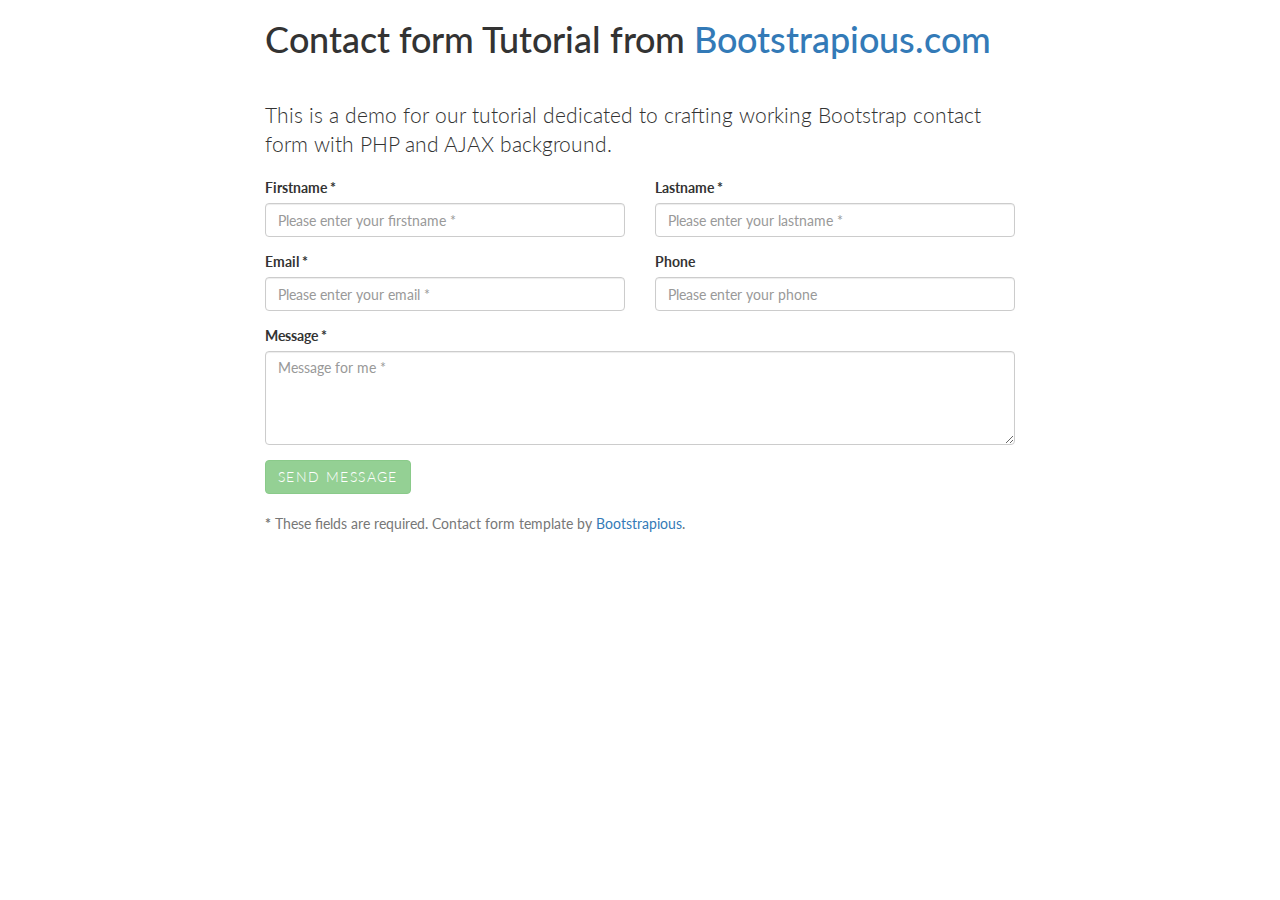
<file: ExamplesSendingEmails/index.html>
<html>
    <head>
        <title>Contact Form Tutorial by Bootstrapious.com</title>
        <meta charset="UTF-8">
        <meta name="viewport" content="width=device-width, initial-scale=1.0">
        <link href="https://maxcdn.bootstrapcdn.com/bootstrap/3.3.6/css/bootstrap.min.css" rel="stylesheet">
        <link href='https://fonts.googleapis.com/css?family=Lato:300,400,700' rel='stylesheet' type='text/css'>
        <link href='custom.css' rel='stylesheet' type='text/css'>
    </head>
    <body>

        <div class="container">

            <div class="row">

                <div class="col-lg-8 col-lg-offset-2">

                    <h1>Contact form Tutorial from <a href="http://bootstrapious.com">Bootstrapious.com</a></h1>

                    <p class="lead">This is a demo for our tutorial dedicated to crafting working Bootstrap contact form with PHP and AJAX background.</p>


                    <form id="contact-form" method="post" action="contact.php" role="form">

                        <div class="messages"></div>

                        <div class="controls">

                            <div class="row">
                                <div class="col-md-6">
                                    <div class="form-group">
                                        <label for="form_name">Firstname *</label>
                                        <input id="form_name" type="text" name="name" class="form-control" placeholder="Please enter your firstname *" required="required" data-error="Firstname is required.">
                                        <div class="help-block with-errors"></div>
                                    </div>
                                </div>
                                <div class="col-md-6">
                                    <div class="form-group">
                                        <label for="form_lastname">Lastname *</label>
                                        <input id="form_lastname" type="text" name="surname" class="form-control" placeholder="Please enter your lastname *" required="required" data-error="Lastname is required.">
                                        <div class="help-block with-errors"></div>
                                    </div>
                                </div>
                            </div>
                            <div class="row">
                                <div class="col-md-6">
                                    <div class="form-group">
                                        <label for="form_email">Email *</label>
                                        <input id="form_email" type="email" name="email" class="form-control" placeholder="Please enter your email *" required="required" data-error="Valid email is required.">
                                        <div class="help-block with-errors"></div>
                                    </div>
                                </div>
                                <div class="col-md-6">
                                    <div class="form-group">
                                        <label for="form_phone">Phone</label>
                                        <input id="form_phone" type="tel" name="phone" class="form-control" placeholder="Please enter your phone">
                                        <div class="help-block with-errors"></div>
                                    </div>
                                </div>
                            </div>
                            <div class="row">
                                <div class="col-md-12">
                                    <div class="form-group">
                                        <label for="form_message">Message *</label>
                                        <textarea id="form_message" name="message" class="form-control" placeholder="Message for me *" rows="4" required="required" data-error="Please,leave us a message."></textarea>
                                        <div class="help-block with-errors"></div>
                                    </div>
                                </div>
                                <div class="col-md-12">
                                    <input type="submit" class="btn btn-success btn-send" value="Send message">
                                </div>
                            </div>
                            <div class="row">
                                <div class="col-md-12">
                                    <p class="text-muted"><strong>*</strong> These fields are required. Contact form template by <a href="https://bootstrapious.com/p/how-to-build-a-working-bootstrap-contact-form" target="_blank">Bootstrapious</a>.</p>
                                </div>
                            </div>
                        </div>

                    </form>

                </div><!-- /.8 -->

            </div> <!-- /.row-->

        </div> <!-- /.container-->

        <script src="https://code.jquery.com/jquery-1.12.0.min.js"></script>
        <script src="https://maxcdn.bootstrapcdn.com/bootstrap/3.3.6/js/bootstrap.min.js"></script>
        <script src="validator.js"></script>
        <script src="contact.js"></script>
    </body>
</html>
</file>
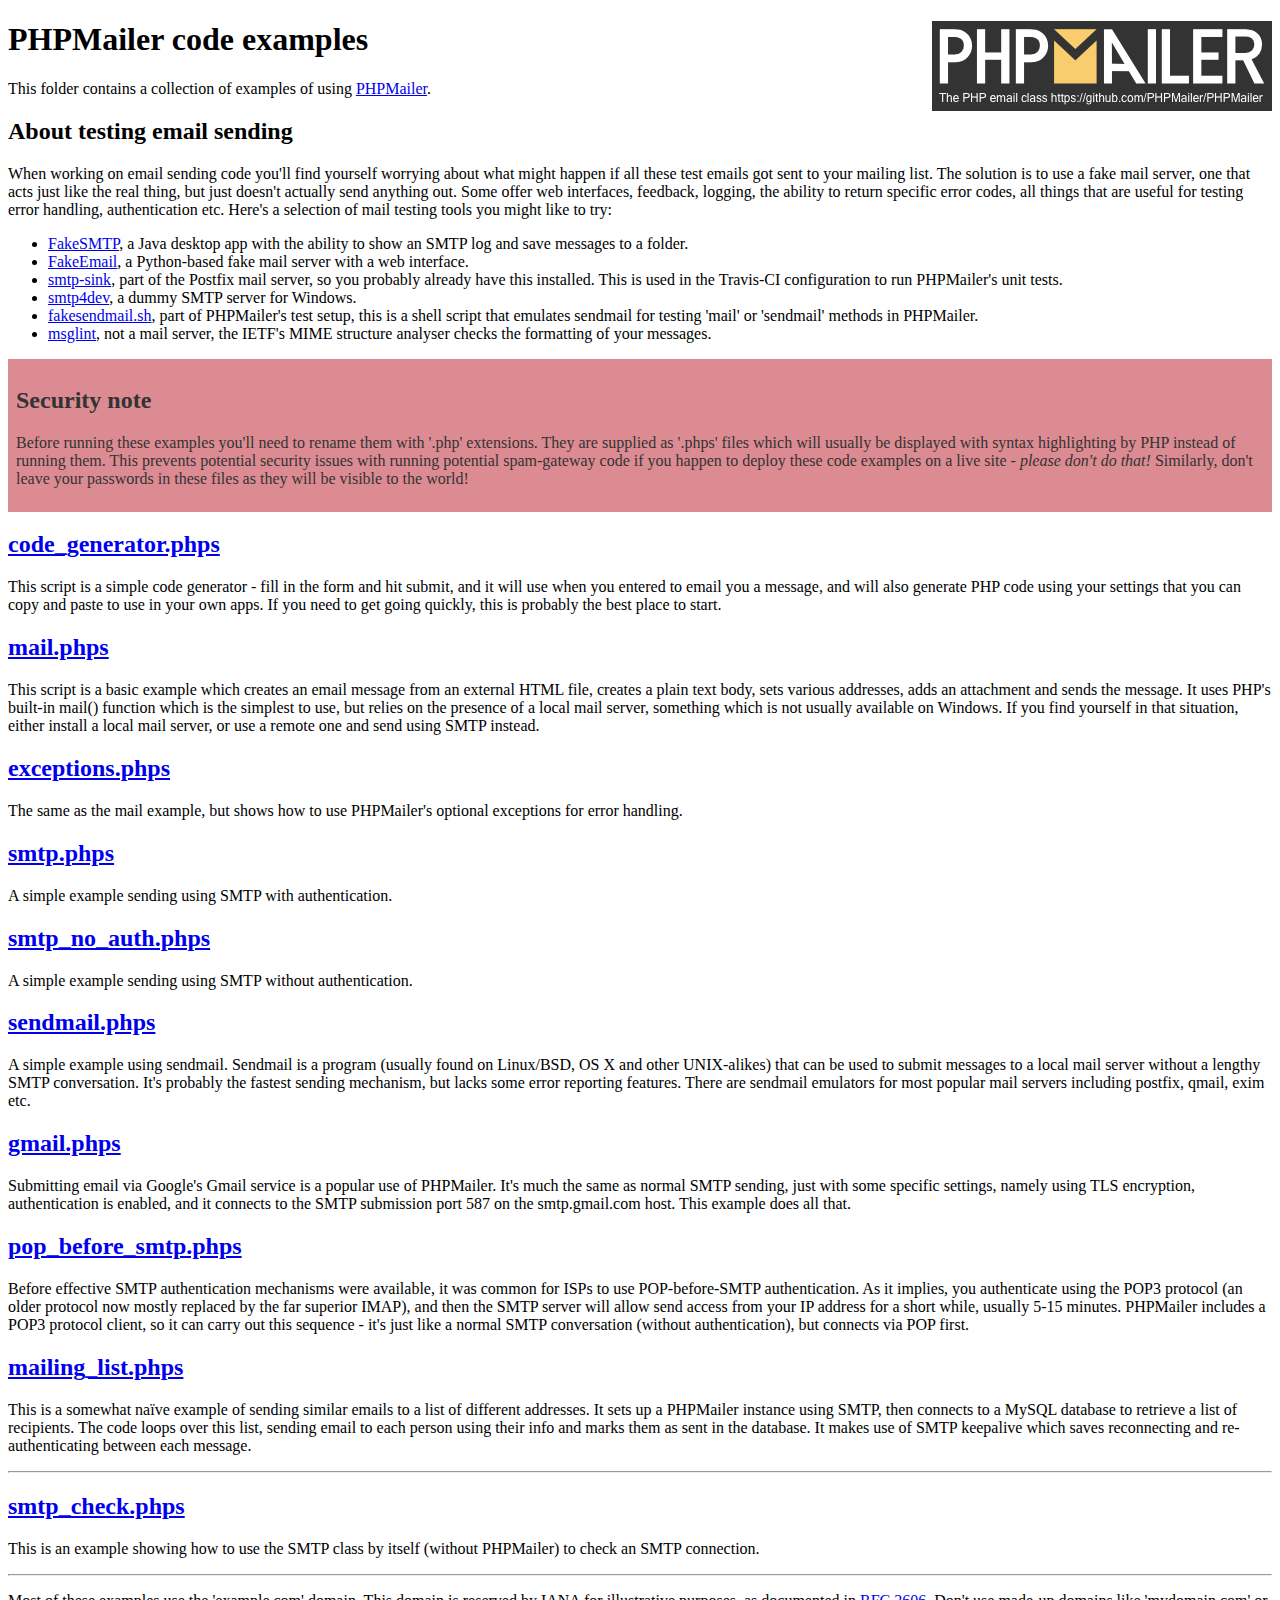
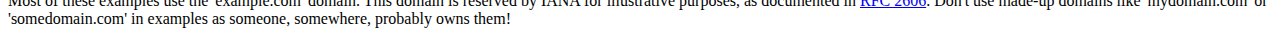
<file: PHPMailer-master/examples/index.html>
<!DOCTYPE html>
<html>
<head>
	<meta charset="UTF-8">
	<title>PHPMailer Examples</title>
</head>
<body>
<h1>PHPMailer code examples<a href="https://github.com/PHPMailer/PHPMailer"><img src="images/phpmailer.png" style="float:right; border:0;" alt="PHPMailer logo"></a></h1>
<p>This folder contains a collection of examples of using <a href="https://github.com/PHPMailer/PHPMailer">PHPMailer</a>.</p>
<h2>About testing email sending</h2>
<p>When working on email sending code you'll find yourself worrying about what might happen if all these test emails got sent to your mailing list. The solution is to use a fake mail server, one that acts just like the real thing, but just doesn't actually send anything out. Some offer web interfaces, feedback, logging, the ability to return specific error codes, all things that are useful for testing error handling, authentication etc. Here's a selection of mail testing tools you might like to try:</p>
<ul>
  <li><a href="https://github.com/Nilhcem/FakeSMTP">FakeSMTP</a>, a Java desktop app with the ability to show an SMTP log and save messages to a folder. </li>
  <li><a href="https://github.com/isotoma/FakeEmail">FakeEmail</a>, a Python-based fake mail server with a web interface.</li>
  <li><a href="http://www.postfix.org/smtp-sink.1.html">smtp-sink</a>, part of the Postfix mail server, so you probably already have this installed. This is used in the Travis-CI configuration to run PHPMailer's unit tests.</li>
  <li><a href="http://smtp4dev.codeplex.com">smtp4dev</a>, a dummy SMTP server for Windows.</li>
  <li><a href="https://github.com/PHPMailer/PHPMailer/blob/master/test/fakesendmail.sh">fakesendmail.sh</a>, part of PHPMailer's test setup, this is a shell script that emulates sendmail for testing 'mail' or 'sendmail' methods in PHPMailer.</li>
  <li><a href="http://tools.ietf.org/tools/msglint/">msglint</a>, not a mail server, the IETF's MIME structure analyser checks the formatting of your messages.</li>
</ul>
<div style="padding: 8px; color: #333333; background-color: #dc8b92">
<h2>Security note</h2>
<p>Before running these examples you'll need to rename them with '.php' extensions. They are supplied as '.phps' files which will usually be displayed with syntax highlighting by PHP instead of running them. This prevents potential security issues with running potential spam-gateway code if you happen to deploy these code examples on a live site - <em>please don't do that!</em> Similarly, don't leave your passwords in these files as they will be visible to the world!</p>
</div>
<h2><a href="code_generator.phps">code_generator.phps</a></h2>
<p>This script is a simple code generator - fill in the form and hit submit, and it will use when you entered to email you a message, and will also generate PHP code using your settings that you can copy and paste to use in your own apps. If you need to get going quickly, this is probably the best place to start.</p>
<h2><a href="mail.phps">mail.phps</a></h2>
<p>This script is a basic example which creates an email message from an external HTML file, creates a plain text body, sets various addresses, adds an attachment and sends the message. It uses PHP's built-in mail() function which is the simplest to use, but relies on the presence of a local mail server, something which is not usually available on Windows. If you find yourself in that situation, either install a local mail server, or use a remote one and send using SMTP instead.</p>
<h2><a href="exceptions.phps">exceptions.phps</a></h2>
<p>The same as the mail example, but shows how to use PHPMailer's optional exceptions for error handling.</p>
<h2><a href="smtp.phps">smtp.phps</a></h2>
<p>A simple example sending using SMTP with authentication.</p>
<h2><a href="smtp_no_auth.phps">smtp_no_auth.phps</a></h2>
<p>A simple example sending using SMTP without authentication.</p>
<h2><a href="sendmail.phps">sendmail.phps</a></h2>
<p>A simple example using sendmail. Sendmail is a program (usually found on Linux/BSD, OS X and other UNIX-alikes) that can be used to submit messages to a local mail server without a lengthy SMTP conversation. It's probably the fastest sending mechanism, but lacks some error reporting features. There are sendmail emulators for most popular mail servers including postfix, qmail, exim etc.</p>
<h2><a href="gmail.phps">gmail.phps</a></h2>
<p>Submitting email via Google's Gmail service is a popular use of PHPMailer. It's much the same as normal SMTP sending, just with some specific settings, namely using TLS encryption, authentication is enabled, and it connects to the SMTP submission port 587 on the smtp.gmail.com host. This example does all that.</p>
<h2><a href="pop_before_smtp.phps">pop_before_smtp.phps</a></h2>
<p>Before effective SMTP authentication mechanisms were available, it was common for ISPs to use POP-before-SMTP authentication. As it implies, you authenticate using the POP3 protocol (an older protocol now mostly replaced by the far superior IMAP), and then the SMTP server will allow send access from your IP address for a short while, usually 5-15 minutes. PHPMailer includes a POP3 protocol client, so it can carry out this sequence - it's just like a normal SMTP conversation (without authentication), but connects via POP first.</p>
<h2><a href="mailing_list.phps">mailing_list.phps</a></h2>
<p>This is a somewhat naïve example of sending similar emails to a list of different addresses. It sets up a PHPMailer instance using SMTP, then connects to a MySQL database to retrieve a list of recipients. The code loops over this list, sending email to each person using their info and marks them as sent in the database. It makes use of SMTP keepalive which saves reconnecting and re-authenticating between each message.</p>
<hr>
<h2><a href="smtp_check.phps">smtp_check.phps</a></h2>
<p>This is an example showing how to use the SMTP class by itself (without PHPMailer) to check an SMTP connection.</p>
<hr>
<p>Most of these examples use the 'example.com' domain. This domain is reserved by IANA for illustrative purposes, as documented in <a href="http://tools.ietf.org/html/rfc2606">RFC 2606</a>. Don't use made-up domains like 'mydomain.com' or 'somedomain.com' in examples as someone, somewhere, probably owns them!</p>
</body>
</html>
</file>
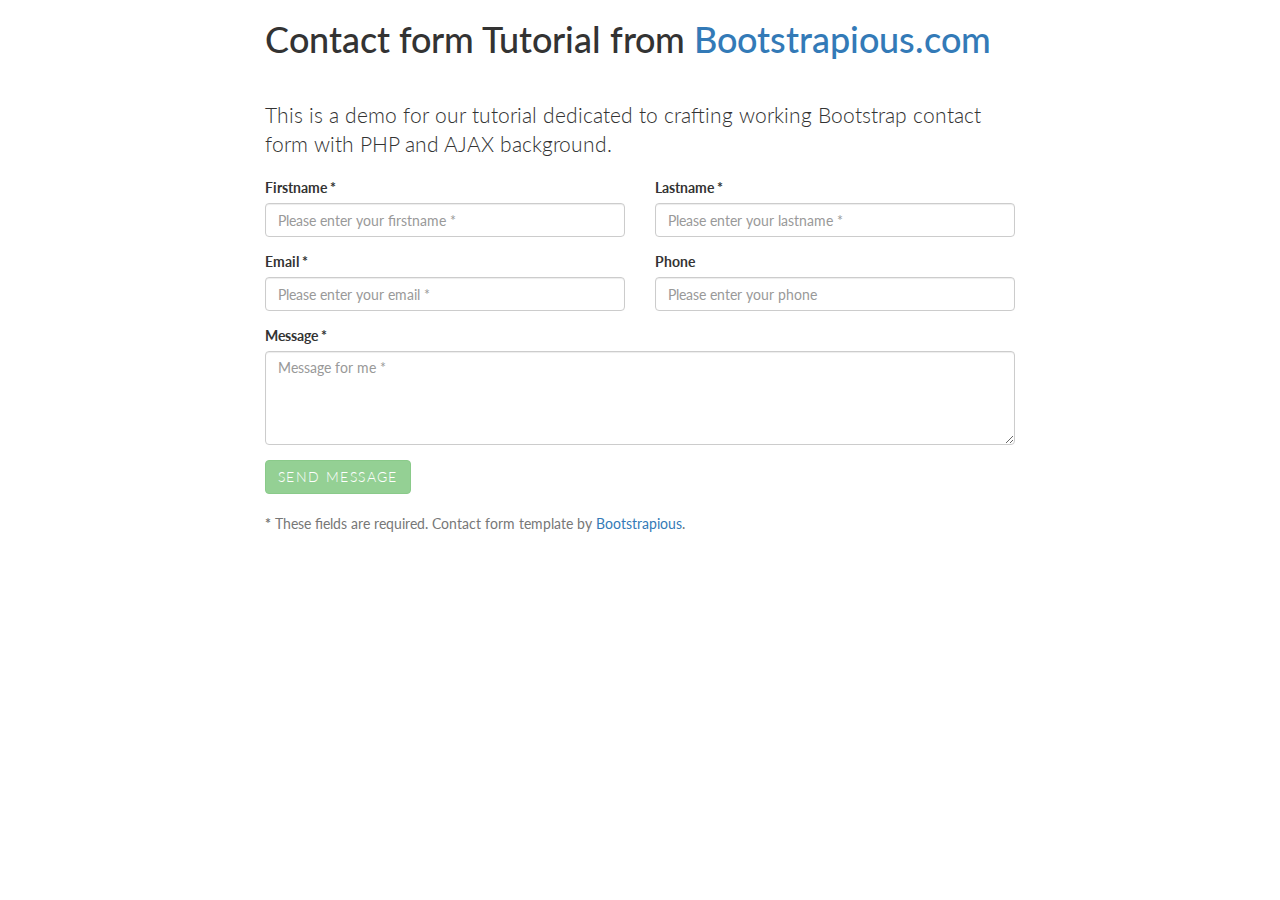
<file: public_html/ExamplesSendingEmails/index.html>
<html>
    <head>
        <title>Contact Form Tutorial by Bootstrapious.com</title>
        <meta charset="UTF-8">
        <meta name="viewport" content="width=device-width, initial-scale=1.0">
        <link href="https://maxcdn.bootstrapcdn.com/bootstrap/3.3.6/css/bootstrap.min.css" rel="stylesheet">
        <link href='https://fonts.googleapis.com/css?family=Lato:300,400,700' rel='stylesheet' type='text/css'>
        <link href='custom.css' rel='stylesheet' type='text/css'>
    </head>
    <body>

        <div class="container">

            <div class="row">

                <div class="col-lg-8 col-lg-offset-2">

                    <h1>Contact form Tutorial from <a href="http://bootstrapious.com">Bootstrapious.com</a></h1>

                    <p class="lead">This is a demo for our tutorial dedicated to crafting working Bootstrap contact form with PHP and AJAX background.</p>


                    <form id="contact-form" method="post" action="contact.php" role="form">

                        <div class="messages"></div>

                        <div class="controls">

                            <div class="row">
                                <div class="col-md-6">
                                    <div class="form-group">
                                        <label for="form_name">Firstname *</label>
                                        <input id="form_name" type="text" name="name" class="form-control" placeholder="Please enter your firstname *" required="required" data-error="Firstname is required.">
                                        <div class="help-block with-errors"></div>
                                    </div>
                                </div>
                                <div class="col-md-6">
                                    <div class="form-group">
                                        <label for="form_lastname">Lastname *</label>
                                        <input id="form_lastname" type="text" name="surname" class="form-control" placeholder="Please enter your lastname *" required="required" data-error="Lastname is required.">
                                        <div class="help-block with-errors"></div>
                                    </div>
                                </div>
                            </div>
                            <div class="row">
                                <div class="col-md-6">
                                    <div class="form-group">
                                        <label for="form_email">Email *</label>
                                        <input id="form_email" type="email" name="email" class="form-control" placeholder="Please enter your email *" required="required" data-error="Valid email is required.">
                                        <div class="help-block with-errors"></div>
                                    </div>
                                </div>
                                <div class="col-md-6">
                                    <div class="form-group">
                                        <label for="form_phone">Phone</label>
                                        <input id="form_phone" type="tel" name="phone" class="form-control" placeholder="Please enter your phone">
                                        <div class="help-block with-errors"></div>
                                    </div>
                                </div>
                            </div>
                            <div class="row">
                                <div class="col-md-12">
                                    <div class="form-group">
                                        <label for="form_message">Message *</label>
                                        <textarea id="form_message" name="message" class="form-control" placeholder="Message for me *" rows="4" required="required" data-error="Please,leave us a message."></textarea>
                                        <div class="help-block with-errors"></div>
                                    </div>
                                </div>
                                <div class="col-md-12">
                                    <input type="submit" class="btn btn-success btn-send" value="Send message">
                                </div>
                            </div>
                            <div class="row">
                                <div class="col-md-12">
                                    <p class="text-muted"><strong>*</strong> These fields are required. Contact form template by <a href="https://bootstrapious.com/p/how-to-build-a-working-bootstrap-contact-form" target="_blank">Bootstrapious</a>.</p>
                                </div>
                            </div>
                        </div>

                    </form>

                </div><!-- /.8 -->

            </div> <!-- /.row-->

        </div> <!-- /.container-->

        <script src="https://code.jquery.com/jquery-1.12.0.min.js"></script>
        <script src="https://maxcdn.bootstrapcdn.com/bootstrap/3.3.6/js/bootstrap.min.js"></script>
        <script src="validator.js"></script>
        <script src="contact.js"></script>
    </body>
</html>
</file>
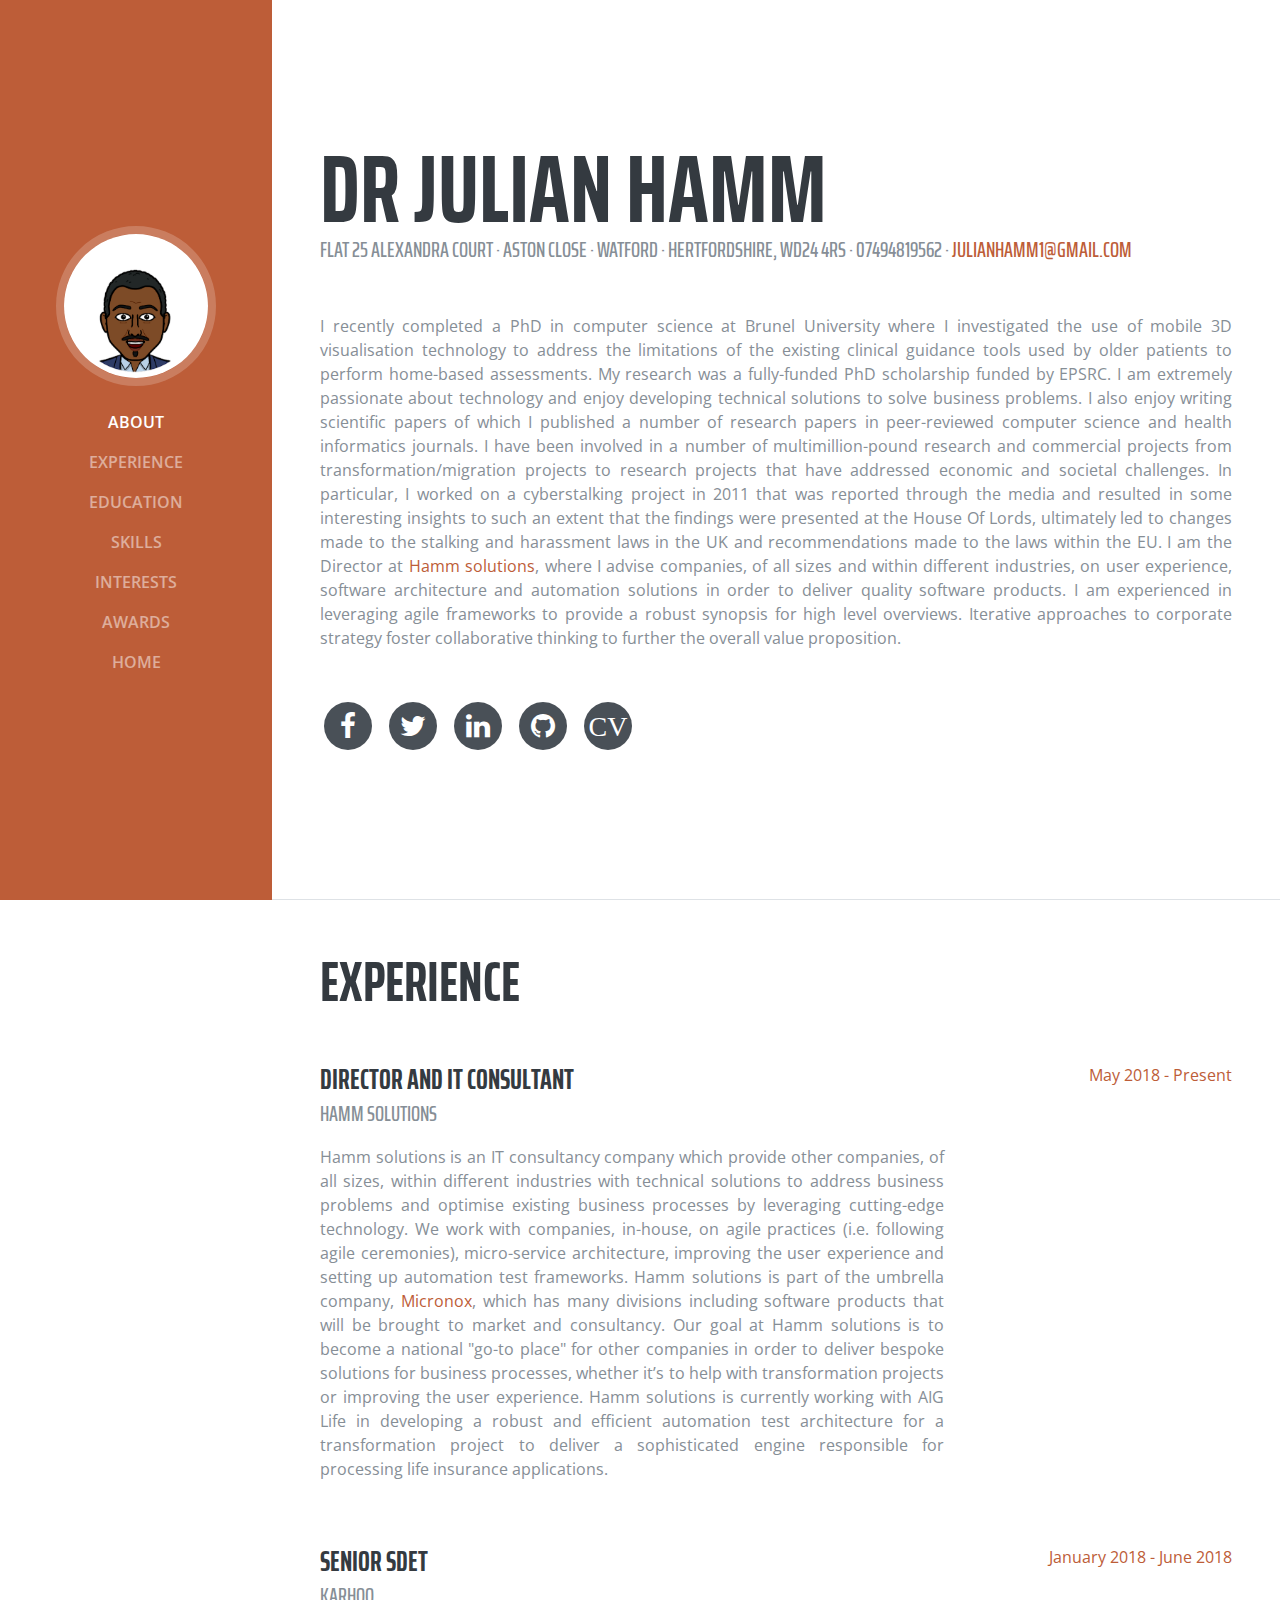
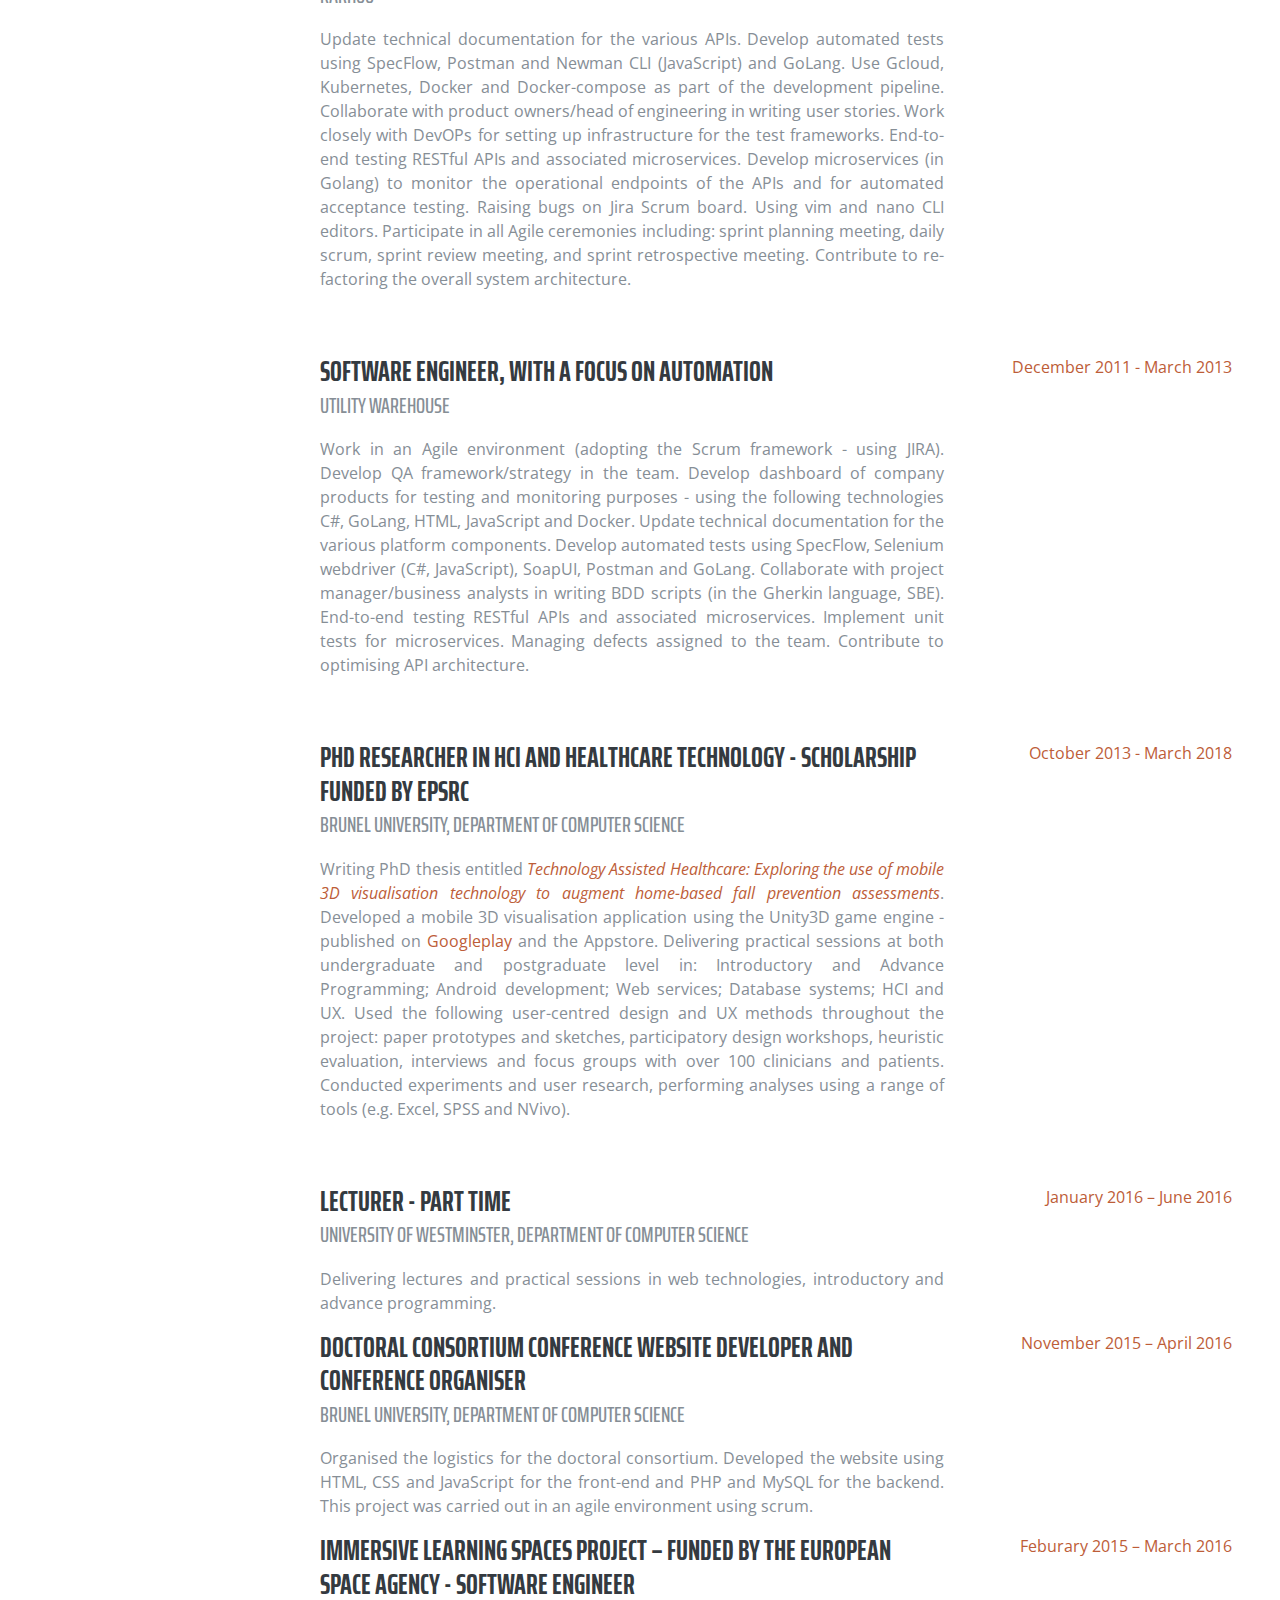
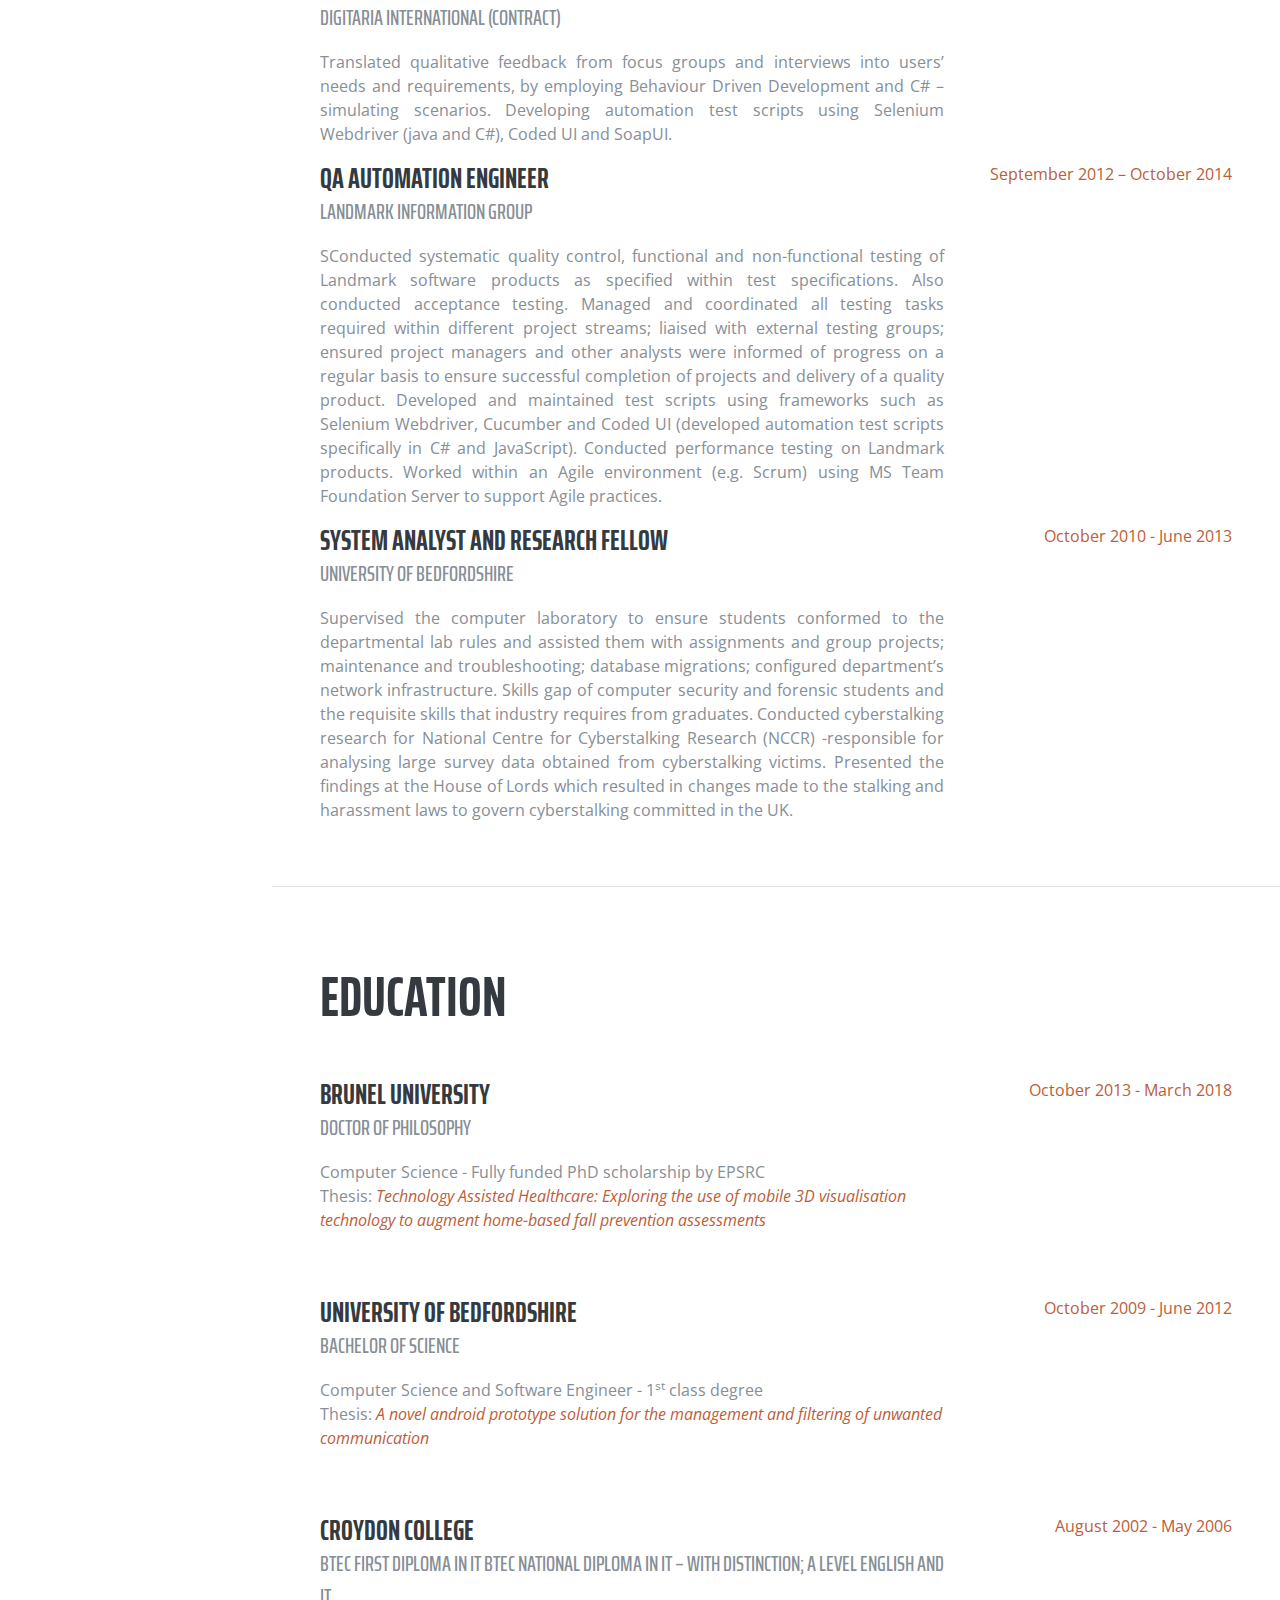
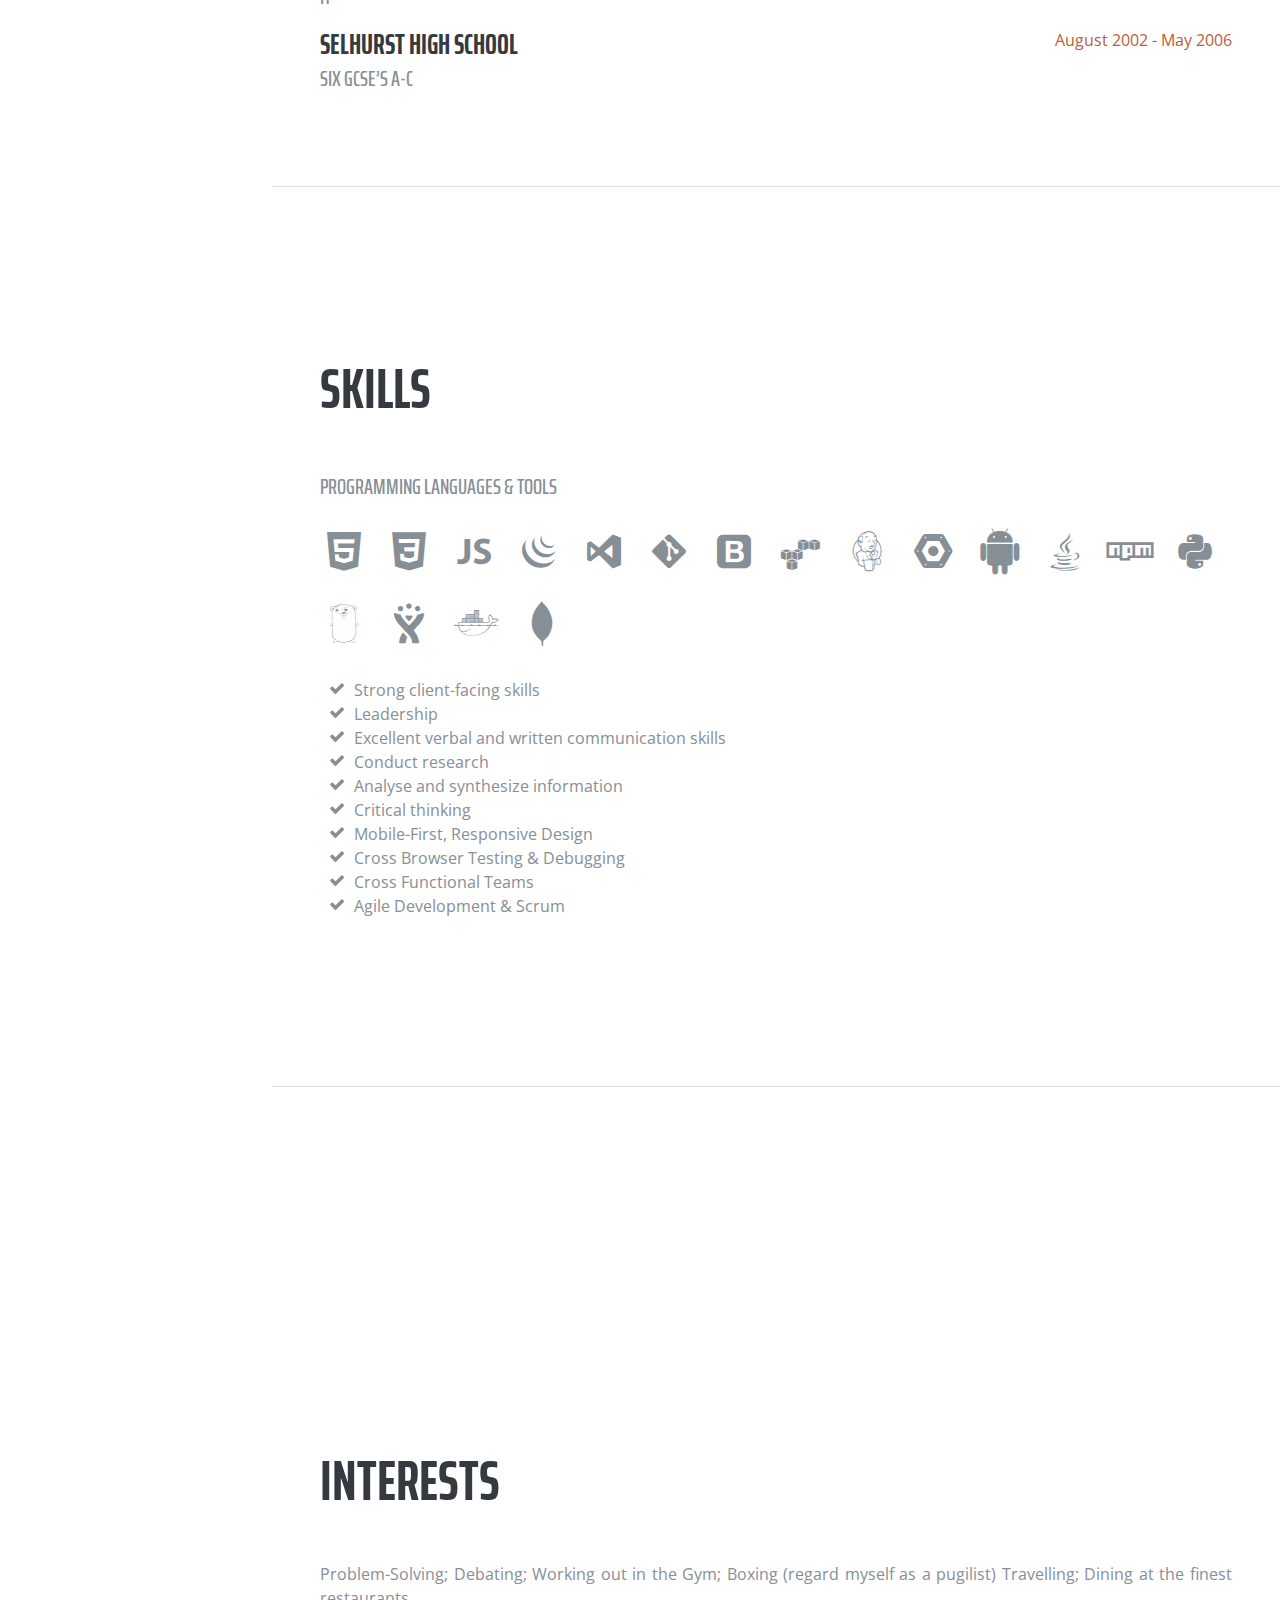
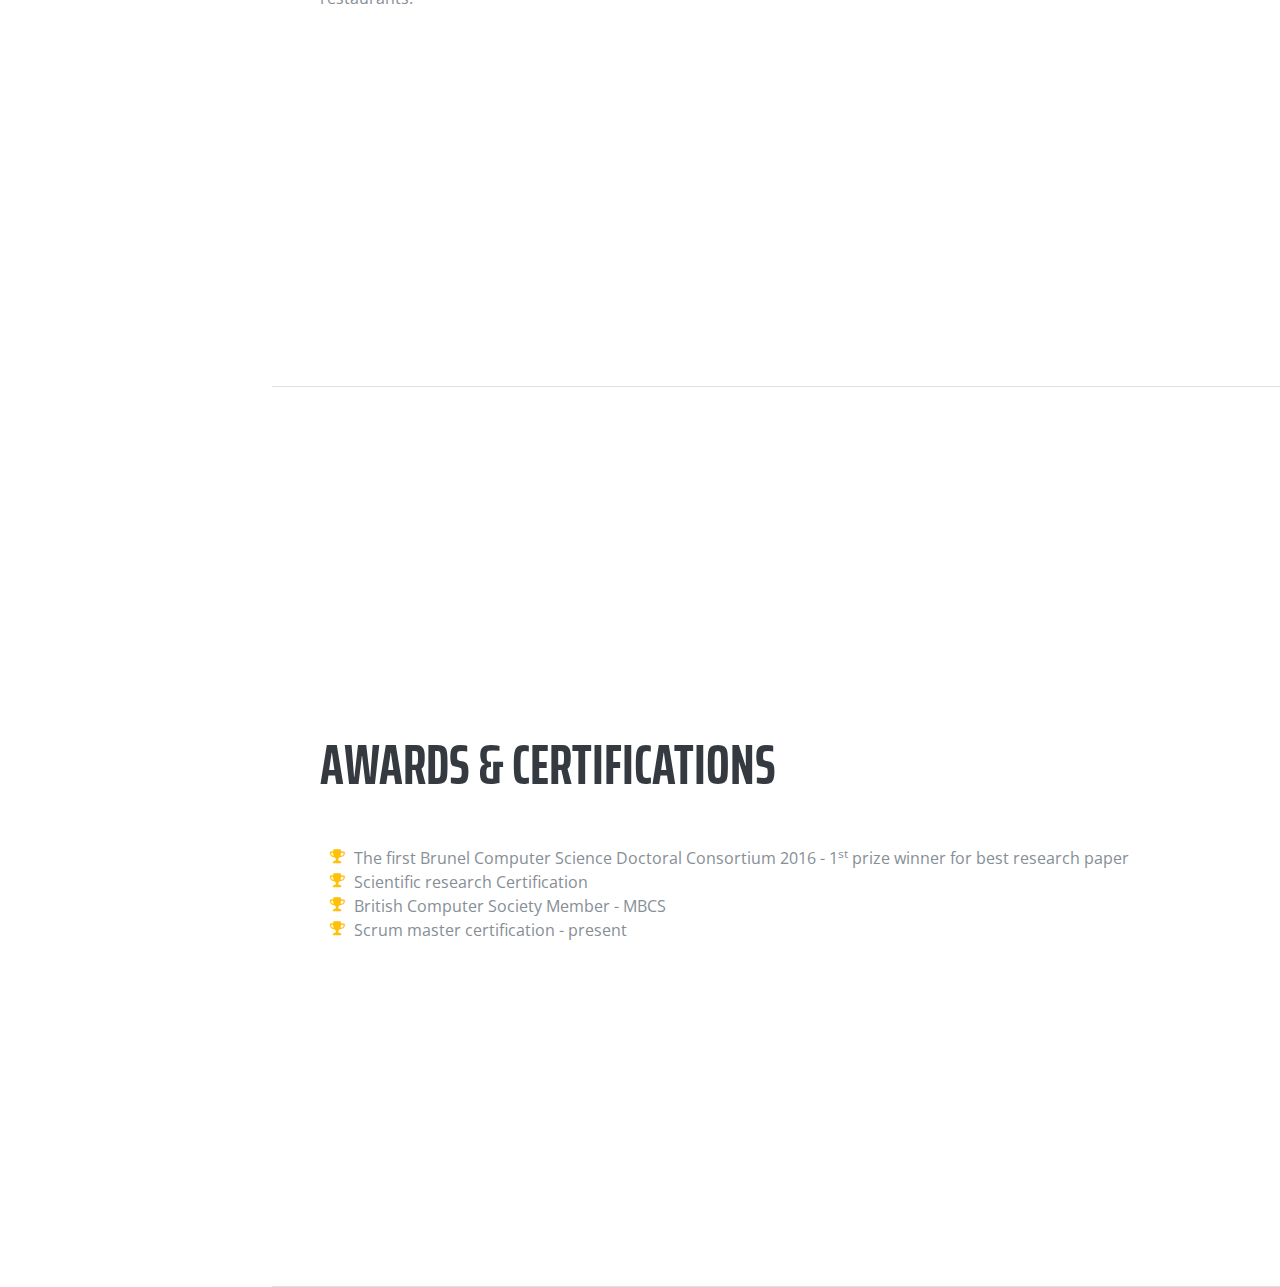
<file: CV.html>
<!DOCTYPE html>
<html lang="en">

  <head>

    <meta charset="utf-8">
    <meta name="viewport" content="width=device-width, initial-scale=1, shrink-to-fit=no">
    <meta name="description" content="">
    <meta name="author" content="">

    <title>Dr Julian Hamm - C.V.</title>

    <!-- Bootstrap core CSS -->
    <link href="vendor/bootstrap/css/bootstrap.min.css" rel="stylesheet">

    <!-- Custom fonts for this template -->
    <link href="https://fonts.googleapis.com/css?family=Saira+Extra+Condensed:100,200,300,400,500,600,700,800,900" rel="stylesheet">
    <link href="https://fonts.googleapis.com/css?family=Open+Sans:300,300i,400,400i,600,600i,700,700i,800,800i" rel="stylesheet">
    <link href="vendor/font-awesome/css/font-awesome.min.css" rel="stylesheet">
    <link href="vendor/devicons/css/devicons.min.css" rel="stylesheet">
    <link href="vendor/simple-line-icons/css/simple-line-icons.css" rel="stylesheet">

    <!-- Custom styles for this template -->
    <link href="css/resume.min.css" rel="stylesheet">

  </head>

  <body id="page-top">

    <nav class="navbar navbar-expand-lg navbar-dark bg-primary fixed-top" id="sideNav">
      <a class="navbar-brand js-scroll-trigger" href="#page-top">
        <span class="d-block d-lg-none">Start Bootstrap</span>
        <span class="d-none d-lg-block">
          <img class="img-fluid img-profile rounded-circle mx-auto mb-2" src="img/profile.png" alt="">
        </span>
      </a>
      <button class="navbar-toggler" type="button" data-toggle="collapse" data-target="#navbarSupportedContent" aria-controls="navbarSupportedContent" aria-expanded="false" aria-label="Toggle navigation">
        <span class="navbar-toggler-icon"></span>
      </button>
      <div class="collapse navbar-collapse" id="navbarSupportedContent">
        <ul class="navbar-nav">
          <li class="nav-item">
            <a class="nav-link js-scroll-trigger" href="#about">About</a>
          </li>
          <li class="nav-item">
            <a class="nav-link js-scroll-trigger" href="#experience">Experience</a>
          </li>
          <li class="nav-item">
            <a class="nav-link js-scroll-trigger" href="#education">Education</a>
          </li>
          <li class="nav-item">
            <a class="nav-link js-scroll-trigger" href="#skills">Skills</a>
          </li>
          <li class="nav-item">
            <a class="nav-link js-scroll-trigger" href="#interests">Interests</a>
          </li>
          <li class="nav-item">
            <a class="nav-link js-scroll-trigger" href="#awards">Awards</a>
          </li>
		  <li class="nav-item">
            <a class="nav-link js-scroll-trigger" onclick="goBack()" href="/">Home</a>
			  <script>
				function goBack() {
    				window.history.back();
				}
			  </script>
          </li>
        </ul>
      </div>
    </nav>

    <div class="container-fluid p-0">

      <section class="resume-section p-3 p-lg-5 d-flex d-column" id="about">
        <div class="my-auto">
          <h1 class="mb-0">Dr Julian Hamm
          </h1>
          <div class="subheading mb-5">Flat 25 Alexandra Court · Aston Close · Watford · Hertfordshire, WD24 4RS · 07494819562 ·
            <a href="mailto:name@email.com">julianhamm1@gmail.com</a>
          </div>
          <p class="mb-5" align="justify">I recently completed a PhD in computer science at Brunel University where I investigated the use of mobile 3D visualisation technology to address the limitations of the existing clinical guidance tools used by older patients to perform home-based assessments. My research was a fully-funded PhD scholarship funded by EPSRC. I am extremely passionate about technology and enjoy developing technical solutions to solve business problems. I also enjoy writing scientific papers of which I published a number of research papers in peer-reviewed computer science and health informatics journals. I have been involved in a number of multimillion-pound research and commercial projects from transformation/migration projects to research projects that have addressed economic and societal challenges. In particular, I worked on a cyberstalking project in 2011 that was reported through the media and resulted in some interesting insights to such an extent that the findings were presented at the House Of Lords, ultimately led to changes made to the stalking and harassment laws in the UK and recommendations made to the laws within the EU. I am the Director at <a href="http://www.hammsolutions.co.uk" target="_blank">Hamm solutions</a>, where I advise companies, of all sizes and within different industries, on user experience, software architecture and automation solutions in order to deliver quality software products. I am experienced in leveraging agile frameworks to provide a robust synopsis for high level overviews. Iterative approaches to corporate strategy foster collaborative thinking to further the overall value proposition.</p>
          <ul class="list-inline list-social-icons mb-0">
            <li class="list-inline-item">
              <a href="#">
                <span class="fa-stack fa-lg">
                  <i class="fa fa-circle fa-stack-2x"></i>
                  <i class="fa fa-facebook fa-stack-1x fa-inverse"></i>
                </span>
              </a>
            </li>
            <li class="list-inline-item">
              <a href="#">
                <span class="fa-stack fa-lg">
                  <i class="fa fa-circle fa-stack-2x"></i>
                  <i class="fa fa-twitter fa-stack-1x fa-inverse"></i>
                </span>
              </a>
            </li>
            <li class="list-inline-item">
              <a href="https://www.linkedin.com/in/julian-hamm-71356719/">
                <span class="fa-stack fa-lg">
                  <i class="fa fa-circle fa-stack-2x"></i>
                  <i class="fa fa-linkedin fa-stack-1x fa-inverse"></i>
                </span>
              </a>
            </li>
            <li class="list-inline-item">
              <a href="https://github.com/Jhamm1">
                <span class="fa-stack fa-lg">
                  <i class="fa fa-circle fa-stack-2x"></i>
                  <i class="fa fa-github fa-stack-1x fa-inverse"></i>
                </span>
              </a>
            </li>
			  <!-- Download CV.pdf -->
			<li class="list-inline-item">
              <a href="public_files/CV.pdf" download>
                <span class="fa-stack fa-lg">
                	<i class="fa fa-circle fa-stack-2x"></i>
					<i class="fa fa-stack-1x fa-inverse">CV</i>
					<!--<button type="button" class="btn btn-light fa-stack-0.9 text-primary">Download CV</button>-->
                </span>
              </a>
            </li>
          </ul>
        </div>
      </section>

      <section class="resume-section p-3 p-lg-5 d-flex flex-column" id="experience">
        <div class="my-auto">
          <h2 class="mb-5">Experience</h2>
			
			<!-- Hamm solutions - Director -->
          <div class="resume-item d-flex flex-column flex-md-row mb-5">
            <div class="resume-content mr-auto">
              <h3 class="mb-0">Director and IT consultant</h3>
              <div class="subheading mb-3" onclick="myFunction()">Hamm Solutions</div>
              <p align="justify">Hamm solutions is an IT consultancy company which provide other companies, of all sizes, within different industries with technical solutions to address business problems and optimise existing business processes by leveraging cutting-edge technology. We work with companies, in-house, on agile practices (i.e. following agile ceremonies), micro-service architecture, improving the user experience and setting up automation test frameworks. Hamm solutions is part of the umbrella company, <a href="http://www.micronox.co.uk" target="_blank">Micronox</a>, which has many divisions including software products that will be brought to market and consultancy. Our goal at Hamm solutions is to become a national "go-to place" for other companies in order to deliver bespoke solutions for business processes, whether it’s to help with transformation projects or improving the user experience. Hamm solutions is currently working with AIG Life in developing a robust and efficient automation test architecture for a transformation project to deliver a sophisticated engine responsible for processing life insurance applications.</p>
            </div>
            <div class="resume-date text-md-right">
              <span class="text-primary">May 2018 - Present</span>
            </div>
          </div>
			
		<script>
			function myFunction() {
				window.open("http://www.hammsolutions.co.uk/");
			}
			function myFunction2() {
				window.open("https://flit.tech/");
			}
			function myFunction3() {
				window.open("https://www.utilitywarehouse.co.uk/");
			}
			function myFunction4() {
				window.open("https://www.brunel.ac.uk/computer-science");
			}
			function myFunction5() {
				window.open("https://www.westminster.ac.uk/about-us/faculties/science-and-technology/departments/computer-science");
			}
			function myFunction6() {
				window.open("https://www.beds.ac.uk/howtoapply/departments/computing");
			}
			function myFunction7() {
				window.open("https://www.landmark.co.uk/");
			}
		</script>
			
			<!-- KARHOO - Senior SDET -->
          <div class="resume-item d-flex flex-column flex-md-row mb-5">
            <div class="resume-content mr-auto">
              <h3 class="mb-0">Senior SDET</h3>
              <div class="subheading mb-3" onclick="myFunction2()">Karhoo</div>
              <p align="justify">Update technical documentation for the various APIs. Develop automated tests using SpecFlow, Postman and Newman CLI (JavaScript) and GoLang. Use Gcloud, Kubernetes, Docker and Docker-compose as part of the development pipeline. Collaborate with product owners/head of engineering in writing user stories. Work closely with DevOPs for setting up infrastructure for the test frameworks. End-to-end testing RESTful APIs and associated microservices. Develop microservices (in Golang) to monitor the operational endpoints of the APIs and for automated acceptance testing. Raising bugs on Jira Scrum board. Using vim and nano CLI editors. Participate in all Agile ceremonies including: sprint planning meeting, daily scrum, sprint review meeting, and sprint retrospective meeting. Contribute to re-factoring the overall system architecture.</p>
            </div>
            <div class="resume-date text-md-right">
              <span class="text-primary">January 2018 - June 2018</span>
            </div>
          </div>
			
			<!-- Utility Warehouse - Software Engineer in Test -->
          <div class="resume-item d-flex flex-column flex-md-row mb-5">
            <div class="resume-content mr-auto">
              <h3 class="mb-0">Software engineer, with a focus on automation</h3>
              <div class="subheading mb-3" onclick="myFunction3()">Utility warehouse</div>
              <p align="justify">Work in an Agile environment (adopting the Scrum framework - using JIRA). Develop QA framework/strategy in the team. Develop dashboard of company products for testing and monitoring purposes - using the following technologies C#, GoLang, HTML, JavaScript and Docker. Update technical documentation for the various platform components. Develop automated tests using SpecFlow, Selenium webdriver (C#, JavaScript), SoapUI, Postman and GoLang. Collaborate with project manager/business analysts in writing BDD scripts (in the Gherkin language, SBE). End-to-end testing RESTful APIs and associated microservices. Implement unit tests for microservices. Managing defects assigned to the team. Contribute to optimising API architecture.</p>
            </div>
            <div class="resume-date text-md-right">
              <span class="text-primary">December 2011 - March 2013</span>
            </div>
          </div>

			<!-- PhD researcher at Brunel University -->
          <div class="resume-item d-flex flex-column flex-md-row mb-5">
            <div class="resume-content mr-auto">
              <h3 class="mb-0">PhD Researcher in HCI and Healthcare Technology - scholarship funded by EPSRC</h3>
              <div class="subheading mb-3" onclick="myFunction4()">Brunel University, Department of Computer Science</div>
              <p align="justify">Writing PhD thesis entitled <a href="https://bura.brunel.ac.uk/handle/2438/16422" target="_blank"><i>Technology Assisted Healthcare: Exploring the use of mobile 3D visualisation technology to augment home-based fall prevention assessments</i></a>. Developed a mobile 3D visualisation application using the Unity3D game engine - published on <a href="https://play.google.com/store/apps/details?id=com.guidetomeasure.app" target="_blank">Googleplay</a> and the Appstore. Delivering practical sessions at both undergraduate and postgraduate level in: Introductory and Advance Programming; Android development; Web services; Database systems; HCI and UX. Used the following user-centred design and UX methods throughout the project: paper prototypes and sketches, participatory design workshops, heuristic evaluation, interviews and focus groups with  over 100 clinicians and patients. Conducted experiments and user research, performing analyses using a range of tools (e.g. Excel, SPSS and NVivo).</p>
            </div>
            <div class="resume-date text-md-right">
              <span class="text-primary">October 2013 - March 2018</span>
            </div>
          </div>
			<!-- Lecturer - part time - University of Westminster, Department of Computer Science -->
          <div class="resume-item d-flex flex-column flex-md-row">
            <div class="resume-content mr-auto">
              <h3 class="mb-0">Lecturer - part time</h3>
              <div class="subheading mb-3" onclick="myFunction5()">University of Westminster, Department of Computer Science</div>
              <p align="justify"> Delivering lectures and practical sessions in web technologies, introductory and advance programming.</p>
            </div>
            <div class="resume-date text-md-right">
              <span class="text-primary">January 2016 – June 2016</span>
            </div>
          </div>
			<!-- Doctoral Consortium Conference Website Developer and Conference Organiser - Brunel -->
          <div class="resume-item d-flex flex-column flex-md-row">
            <div class="resume-content mr-auto">
              <h3 class="mb-0">Doctoral Consortium Conference Website Developer and Conference Organiser</h3>
              <div class="subheading mb-3" onclick="myFunction4()">Brunel University, Department of Computer Science</div>
              <p align="justify">Organised the logistics for the doctoral consortium. Developed the website using HTML, CSS and JavaScript for the front-end and PHP and MySQL for the backend. This project was carried out in an agile environment using scrum.</p>
            </div>
            <div class="resume-date text-md-right">
              <span class="text-primary">November 2015 – April 2016</span>
            </div>
          </div>
			<!-- Immersive Learning Spaces project – funded by the European Space Agency - Software engineer -->
          <div class="resume-item d-flex flex-column flex-md-row">
            <div class="resume-content mr-auto">
              <h3 class="mb-0">Immersive Learning Spaces project – funded by the European Space Agency - Software engineer</h3>
              <div class="subheading mb-3">Digitaria International (contract)</div>
              <p align="justify"> Translated qualitative feedback from focus groups and interviews into users’ needs and requirements, by employing Behaviour Driven Development and C# – simulating scenarios. Developing automation test scripts using Selenium Webdriver (java and C#), Coded UI and SoapUI.</p>
            </div>
            <div class="resume-date text-md-right">
              <span class="text-primary">Feburary 2015 – March 2016</span>
            </div>
          </div>
			<!-- Landmark Information Group - QA Automation Engineer-->
          <div class="resume-item d-flex flex-column flex-md-row">
            <div class="resume-content mr-auto">
              <h3 class="mb-0">QA Automation Engineer</h3>
              <div class="subheading mb-3" onclick="myFunction7()">Landmark Information Group</div>
              <p align="justify">SConducted systematic quality control, functional and non-functional testing of Landmark software products as specified within test specifications. Also conducted acceptance testing. Managed and coordinated all testing tasks required within different project streams; liaised with external testing groups; ensured project managers and other analysts were informed of progress on a regular basis to ensure successful completion of projects and delivery of a quality product. Developed and maintained test scripts using frameworks such as Selenium Webdriver, Cucumber and Coded UI (developed automation test scripts specifically in C# and JavaScript). Conducted performance testing on Landmark products. Worked within an Agile environment (e.g. Scrum) using MS Team Foundation Server to support Agile practices.</p>
            </div>
            <div class="resume-date text-md-right">
              <span class="text-primary">September 2012 – October 2014</span>
            </div>
          </div>
			<!-- System analyst and research associate - University of Bedfordshire -->
          <div class="resume-item d-flex flex-column flex-md-row">
            <div class="resume-content mr-auto">
              <h3 class="mb-0">System analyst and research fellow</h3>
              <div class="subheading mb-3">University of Bedfordshire</div>
              <p align="justify">Supervised the computer laboratory to ensure students conformed to the departmental lab rules and assisted them with assignments and group projects; maintenance and troubleshooting; database migrations; configured department’s network infrastructure. Skills gap of computer security and forensic students and the requisite skills that industry requires from graduates. Conducted cyberstalking research for National Centre for Cyberstalking Research (NCCR) -responsible for analysing large survey data obtained from cyberstalking victims. Presented the findings at the House of Lords which resulted in changes made to the stalking and harassment laws to govern cyberstalking committed in the UK.</p>
            </div>
            <div class="resume-date text-md-right">
              <span class="text-primary">October 2010 - June 2013</span>
            </div>
          </div>

        </div>

      </section>

      <section class="resume-section p-3 p-lg-5 d-flex flex-column" id="education">
        <div class="my-auto">
          <h2 class="mb-5">Education</h2>

			<!-- Brunel University - PhD -->
          <div class="resume-item d-flex flex-column flex-md-row mb-5">
            <div class="resume-content mr-auto">
              <h3 class="mb-0" onclick="myFunction4()">Brunel University</h3>
              <div class="subheading mb-3">Doctor of Philosophy</div>
              <div>Computer Science - Fully funded PhD scholarship by EPSRC</div>
              <p>Thesis: <a href="https://bura.brunel.ac.uk/handle/2438/16422"><i>Technology Assisted Healthcare: Exploring the use of mobile 3D visualisation technology to augment home-based fall prevention assessments</i></a></p>
            </div>
            <div class="resume-date text-md-right">
              <span class="text-primary">October 2013 - March 2018</span>
            </div>
          </div>
			
			<!-- University of Bedfordshire -->
			<div class="resume-item d-flex flex-column flex-md-row mb-5">
            <div class="resume-content mr-auto">
              <h3 class="mb-0">University of Bedfordshire</h3>
              <div class="subheading mb-3">Bachelor of Science</div>
              <div>Computer Science and Software Engineer - 1<sup>st</sup> class degree</div>
			<p>Thesis: <a href="https://www.dropbox.com/s/rb5scf1d378t4zb/AB%20-%200910606.pdf?dl=0"><i>A novel android prototype solution for the management and filtering of unwanted communication</i></a></p>
            </div>
            <div class="resume-date text-md-right">
              <span class="text-primary">October 2009 - June 2012</span>
            </div>
          </div>

			<!-- Croydon college -->
          <div class="resume-item d-flex flex-column flex-md-row">
            <div class="resume-content mr-auto">
              <h3 class="mb-0">Croydon college</h3>
              <div class="subheading mb-3">BTec First Diploma in IT BTec National Diploma in IT – with Distinction; A level English and IT</div>
            </div>
            <div class="resume-date text-md-right">
              <span class="text-primary">August 2002 - May 2006</span>
            </div>
          </div>
			
			<!-- Selhurst High School-->
          <div class="resume-item d-flex flex-column flex-md-row">
            <div class="resume-content mr-auto">
              <h3 class="mb-0">Selhurst High School</h3>
              <div class="subheading mb-3">Six GCSE’s A-C</div>
            </div>
            <div class="resume-date text-md-right">
              <span class="text-primary">August 2002 - May 2006</span>
            </div>
          </div>

        </div>
      </section>

      <section class="resume-section p-3 p-lg-5 d-flex flex-column" id="skills">
        <div class="my-auto">
          <h2 class="mb-5">Skills</h2>

          <div class="subheading mb-3">Programming Languages &amp; Tools</div>
          <ul class="list-inline list-icons">
            <li class="list-inline-item">
              <i class="devicons devicons-html5"></i>
            </li>
            <li class="list-inline-item">
              <i class="devicons devicons-css3"></i>
            </li>
            <li class="list-inline-item">
              <i class="devicons devicons-javascript"></i>
            </li>
            <li class="list-inline-item">
              <i class="devicons devicons-jquery"></i>
            </li>
            <li class="list-inline-item">
              <i class="devicons devicons-visualstudio"></i>
            </li>
            <li class="list-inline-item">
              <i class="devicons devicons-git"></i>
            </li>
            <li class="list-inline-item">
              <i class="devicons devicons-bootstrap"></i>
            </li>
            <li class="list-inline-item">
              <i class="devicons devicons-aws"></i>
            </li>
			<li class="list-inline-item">
              <i class="devicons devicons-jenkins"></i>
            </li>
			<li class="list-inline-item">
              <i class="devicons devicons-google-cloud-platform"></i>
            </li>
            <li class="list-inline-item">
              <i class="devicons devicons-android"></i>
            </li>
            <li class="list-inline-item">
              <i class="devicons devicons-java"></i>
            </li>
            <li class="list-inline-item">
              <i class="devicons devicons-npm"></i>
            </li>
			<li class="list-inline-item">
              <i class="devicons devicons-python"></i>
            </li>
			<li class="list-inline-item">
              <i class="devicons devicons-go"></i>
            </li>
			<li class="list-inline-item">
              <i class="devicons devicons-jira"></i>
            </li>
			<li class="list-inline-item">
              <i class="devicons devicons-docker"></i>
            </li>
			<li class="list-inline-item">
              <i class="devicons devicons-mongodb"></i>
            </li>
          </ul>

          <div class="subheading mb-3"></div>
          <ul class="fa-ul mb-0">
			<li>
              <i class="fa-li fa fa-check"></i>
              Strong client-facing skills</li>
			<li>
              <i class="fa-li fa fa-check"></i>
              Leadership</li>
			<li>
              <i class="fa-li fa fa-check"></i>
              Excellent verbal and written communication skills</li>
			<li>
              <i class="fa-li fa fa-check"></i>
              Conduct research</li>
			<li>
              <i class="fa-li fa fa-check"></i>
              Analyse and synthesize information</li>
			<li>
              <i class="fa-li fa fa-check"></i>
              Critical thinking</li>			  
			<li>
              <i class="fa-li fa fa-check"></i>
              Mobile-First, Responsive Design</li>
            <li>
              <i class="fa-li fa fa-check"></i>
              Cross Browser Testing &amp; Debugging</li>
            <li>
              <i class="fa-li fa fa-check"></i>
              Cross Functional Teams</li>
            <li>
              <i class="fa-li fa fa-check"></i>
              Agile Development &amp; Scrum</li>
          </ul>
        </div>
      </section>

      <section class="resume-section p-3 p-lg-5 d-flex flex-column" id="interests">
        <div class="my-auto">
          <h2 class="mb-5">Interests</h2>
          <p align="justify">Problem-Solving; Debating; Working out in the Gym; Boxing (regard myself as a pugilist) Travelling; Dining at the finest restaurants.</p>
        </div>
      </section>

      <section class="resume-section p-3 p-lg-5 d-flex flex-column" id="awards">
        <div class="my-auto">
          <h2 class="mb-5">Awards &amp; Certifications</h2>
          <ul class="fa-ul mb-0">
            <li>
              <i class="fa-li fa fa-trophy text-warning"></i>
              The first Brunel Computer Science Doctoral Consortium 2016 - 1<sup>st</sup> prize winner for best research paper</li>
            <li>
              <i class="fa-li fa fa-trophy text-warning"></i>
              Scientific research Certification</li>
			<li>
              <i class="fa-li fa fa-trophy text-warning"></i>
              British Computer Society Member - MBCS</li>
            <li>
              <i class="fa-li fa fa-trophy text-warning"></i>
              Scrum master certification - present</li>
          </ul>
        </div>
      </section>

    </div>

    <!-- Bootstrap core JavaScript -->
    <script src="vendor/jquery/jquery.min.js"></script>
    <script src="vendor/bootstrap/js/bootstrap.bundle.min.js"></script>

    <!-- Plugin JavaScript -->
    <script src="vendor/jquery-easing/jquery.easing.min.js"></script>

    <!-- Custom scripts for this template -->
    <script src="js/resume.min.js"></script>

  </body>

</html>
</file>
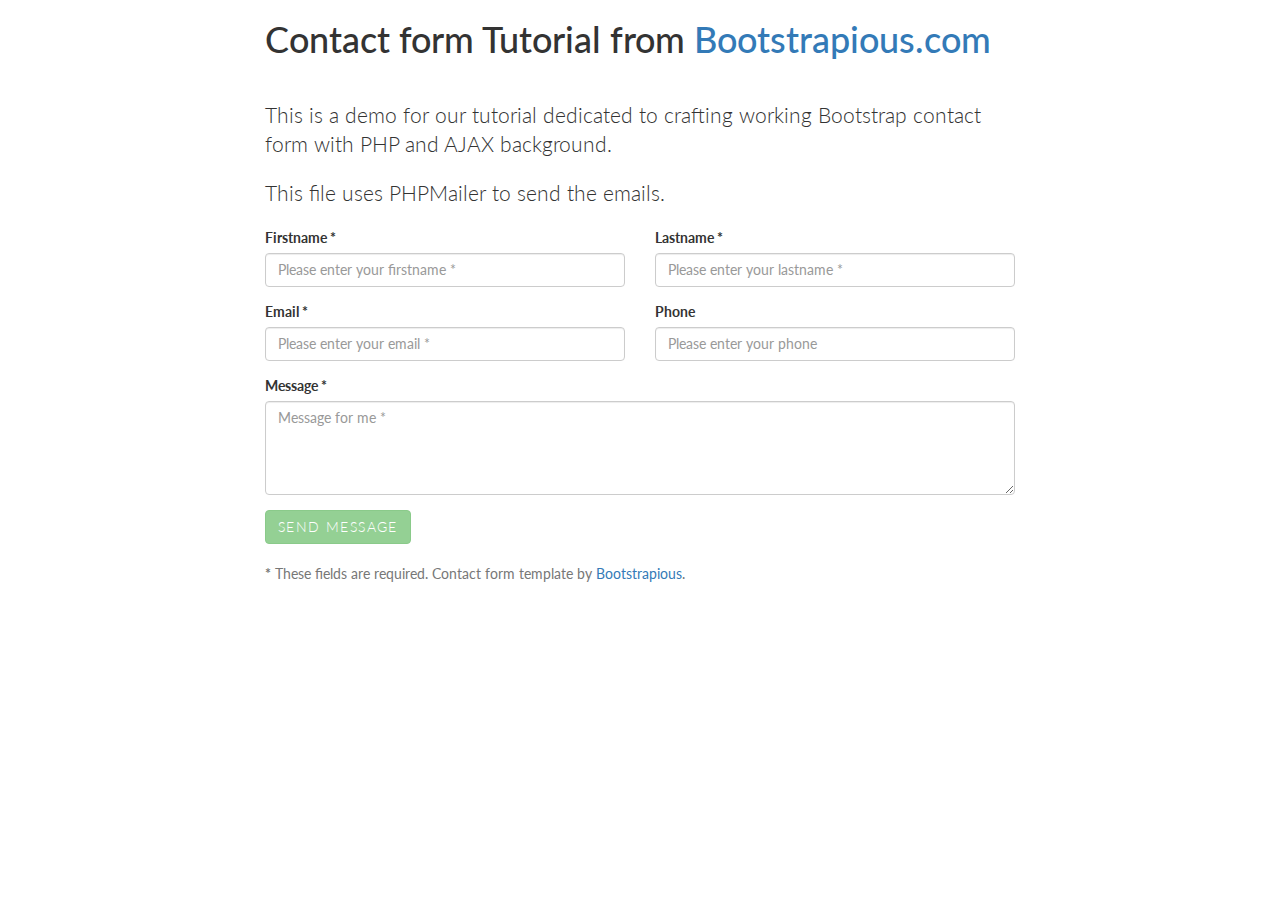
<file: ExamplesSendingEmails/index-2.html>
<html>
    <head>
        <title>Contact Form Tutorial by Bootstrapious.com</title>
        <meta charset="UTF-8">
        <meta name="viewport" content="width=device-width, initial-scale=1.0">
        <link href="https://maxcdn.bootstrapcdn.com/bootstrap/3.3.6/css/bootstrap.min.css" rel="stylesheet">
        <link href='https://fonts.googleapis.com/css?family=Lato:300,400,700' rel='stylesheet' type='text/css'>
        <link href='custom.css' rel='stylesheet' type='text/css'>
    </head>
    <body>

        <div class="container">

            <div class="row">

                <div class="col-lg-8 col-lg-offset-2">

                    <h1>Contact form Tutorial from <a href="http://bootstrapious.com">Bootstrapious.com</a></h1>

                    <p class="lead">This is a demo for our tutorial dedicated to crafting working Bootstrap contact form with PHP and AJAX background.</p>
                    <p class="lead">This file uses PHPMailer to send the emails.</p>


                    <form id="contact-form" method="post" action="contact-2.php" role="form">

                        <div class="messages"></div>

                        <div class="controls">

                            <div class="row">
                                <div class="col-md-6">
                                    <div class="form-group">
                                        <label for="form_name">Firstname *</label>
                                        <input id="form_name" type="text" name="name" class="form-control" placeholder="Please enter your firstname *" required="required" data-error="Firstname is required.">
                                        <div class="help-block with-errors"></div>
                                    </div>
                                </div>
                                <div class="col-md-6">
                                    <div class="form-group">
                                        <label for="form_lastname">Lastname *</label>
                                        <input id="form_lastname" type="text" name="surname" class="form-control" placeholder="Please enter your lastname *" required="required" data-error="Lastname is required.">
                                        <div class="help-block with-errors"></div>
                                    </div>
                                </div>
                            </div>
                            <div class="row">
                                <div class="col-md-6">
                                    <div class="form-group">
                                        <label for="form_email">Email *</label>
                                        <input id="form_email" type="email" name="email" class="form-control" placeholder="Please enter your email *" required="required" data-error="Valid email is required.">
                                        <div class="help-block with-errors"></div>
                                    </div>
                                </div>
                                <div class="col-md-6">
                                    <div class="form-group">
                                        <label for="form_phone">Phone</label>
                                        <input id="form_phone" type="tel" name="phone" class="form-control" placeholder="Please enter your phone">
                                        <div class="help-block with-errors"></div>
                                    </div>
                                </div>
                            </div>
                            <div class="row">
                                <div class="col-md-12">
                                    <div class="form-group">
                                        <label for="form_message">Message *</label>
                                        <textarea id="form_message" name="message" class="form-control" placeholder="Message for me *" rows="4" required="required" data-error="Please,leave us a message."></textarea>
                                        <div class="help-block with-errors"></div>
                                    </div>
                                </div>
                                <div class="col-md-12">
                                    <input type="submit" class="btn btn-success btn-send" value="Send message">
                                </div>
                            </div>
                            <div class="row">
                                <div class="col-md-12">
                                    <p class="text-muted"><strong>*</strong> These fields are required. Contact form template by <a href="https://bootstrapious.com/p/how-to-build-a-working-bootstrap-contact-form" target="_blank">Bootstrapious</a>.</p>
                                </div>
                            </div>
                        </div>

                    </form>

                </div><!-- /.8 -->

            </div> <!-- /.row-->

        </div> <!-- /.container-->

        <script src="https://code.jquery.com/jquery-1.12.0.min.js"></script>
        <script src="https://maxcdn.bootstrapcdn.com/bootstrap/3.3.6/js/bootstrap.min.js"></script>
        <script src="validator.js"></script>
        <script src="contact-2.js"></script>
    </body>
</html>
</file>
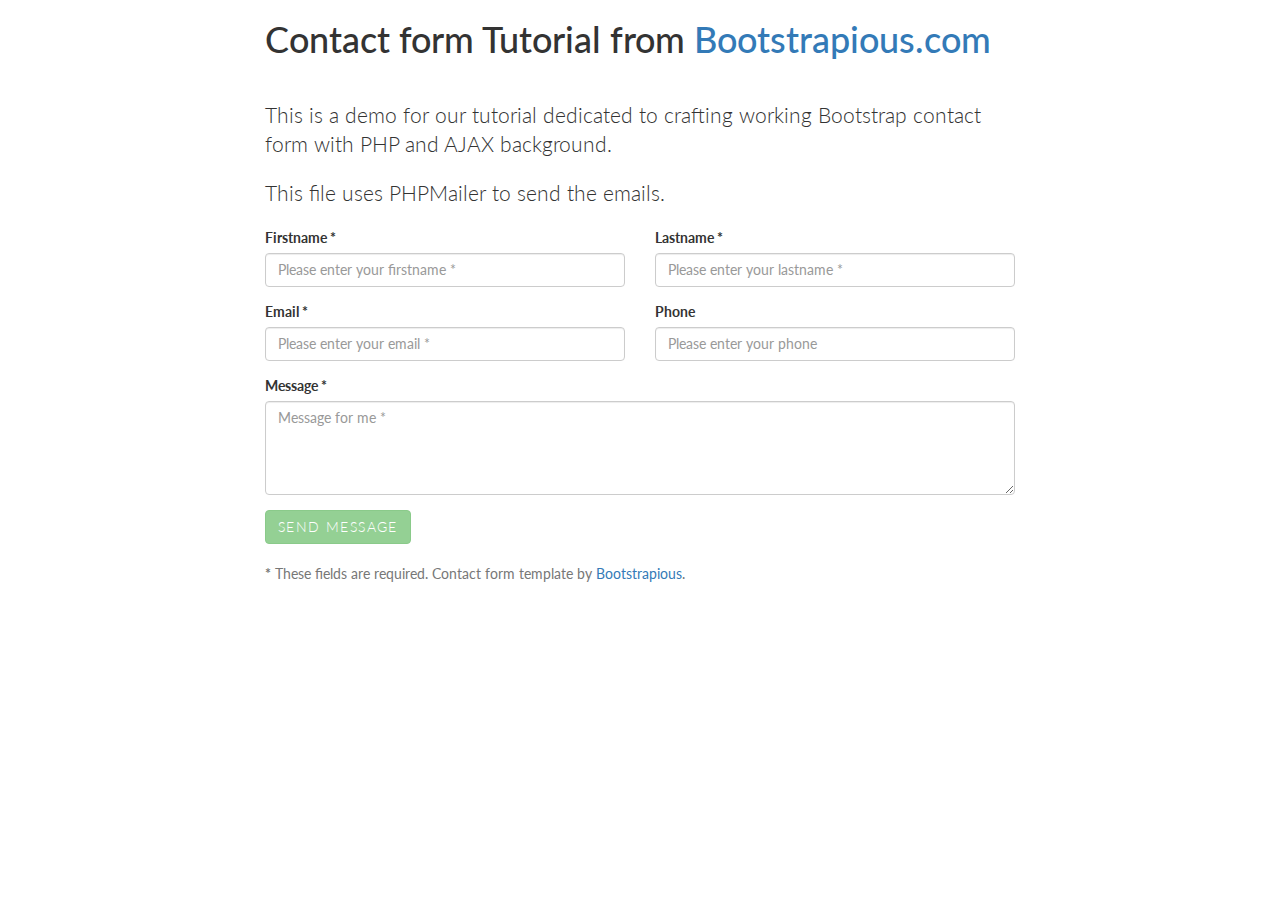
<file: ExamplesSendingEmails/index-3.html>
<html>
    <head>
        <title>Contact Form Tutorial by Bootstrapious.com</title>
        <meta charset="UTF-8">
        <meta name="viewport" content="width=device-width, initial-scale=1.0">
        <link href="https://maxcdn.bootstrapcdn.com/bootstrap/3.3.6/css/bootstrap.min.css" rel="stylesheet">
        <link href='https://fonts.googleapis.com/css?family=Lato:300,400,700' rel='stylesheet' type='text/css'>
        <link href='custom.css' rel='stylesheet' type='text/css'>
    </head>
    <body>

        <div class="container">

            <div class="row">

                <div class="col-lg-8 col-lg-offset-2">

                    <h1>Contact form Tutorial from <a href="http://bootstrapious.com">Bootstrapious.com</a></h1>

                    <p class="lead">This is a demo for our tutorial dedicated to crafting working Bootstrap contact form with PHP and AJAX background.</p>
                    <p class="lead">This file uses PHPMailer to send the emails.</p>


                    <form id="contact-form" method="post" action="contact-2.php" role="form">

                        <div class="messages"></div>

                        <div class="controls">

                            <div class="row">
                                <div class="col-md-6">
                                    <div class="form-group">
                                        <label for="form_name">Firstname *</label>
                                        <input id="form_name" type="text" name="name" class="form-control" placeholder="Please enter your firstname *" required="required" data-error="Firstname is required.">
                                        <div class="help-block with-errors"></div>
                                    </div>
                                </div>
                                <div class="col-md-6">
                                    <div class="form-group">
                                        <label for="form_lastname">Lastname *</label>
                                        <input id="form_lastname" type="text" name="surname" class="form-control" placeholder="Please enter your lastname *" required="required" data-error="Lastname is required.">
                                        <div class="help-block with-errors"></div>
                                    </div>
                                </div>
                            </div>
                            <div class="row">
                                <div class="col-md-6">
                                    <div class="form-group">
                                        <label for="form_email">Email *</label>
                                        <input id="form_email" type="email" name="email" class="form-control" placeholder="Please enter your email *" required="required" data-error="Valid email is required.">
                                        <div class="help-block with-errors"></div>
                                    </div>
                                </div>
                                <div class="col-md-6">
                                    <div class="form-group">
                                        <label for="form_phone">Phone</label>
                                        <input id="form_phone" type="tel" name="phone" class="form-control" placeholder="Please enter your phone">
                                        <div class="help-block with-errors"></div>
                                    </div>
                                </div>
                            </div>
                            <div class="row">
                                <div class="col-md-12">
                                    <div class="form-group">
                                        <label for="form_message">Message *</label>
                                        <textarea id="form_message" name="message" class="form-control" placeholder="Message for me *" rows="4" required="required" data-error="Please,leave us a message."></textarea>
                                        <div class="help-block with-errors"></div>
                                    </div>
                                </div>
                                <div class="col-md-12">
                                    <input type="submit" class="btn btn-success btn-send" value="Send message">
                                </div>
                            </div>
                            <div class="row">
                                <div class="col-md-12">
                                    <p class="text-muted"><strong>*</strong> These fields are required. Contact form template by <a href="https://bootstrapious.com/p/how-to-build-a-working-bootstrap-contact-form" target="_blank">Bootstrapious</a>.</p>
                                </div>
                            </div>
                        </div>

                    </form>

                </div><!-- /.8 -->

            </div> <!-- /.row-->

        </div> <!-- /.container-->

        <script src="https://code.jquery.com/jquery-1.12.0.min.js"></script>
        <script src="https://maxcdn.bootstrapcdn.com/bootstrap/3.3.6/js/bootstrap.min.js"></script>
        <script src="validator.js"></script>
        <script src="contact-3.js"></script>
    </body>
</html>
</file>
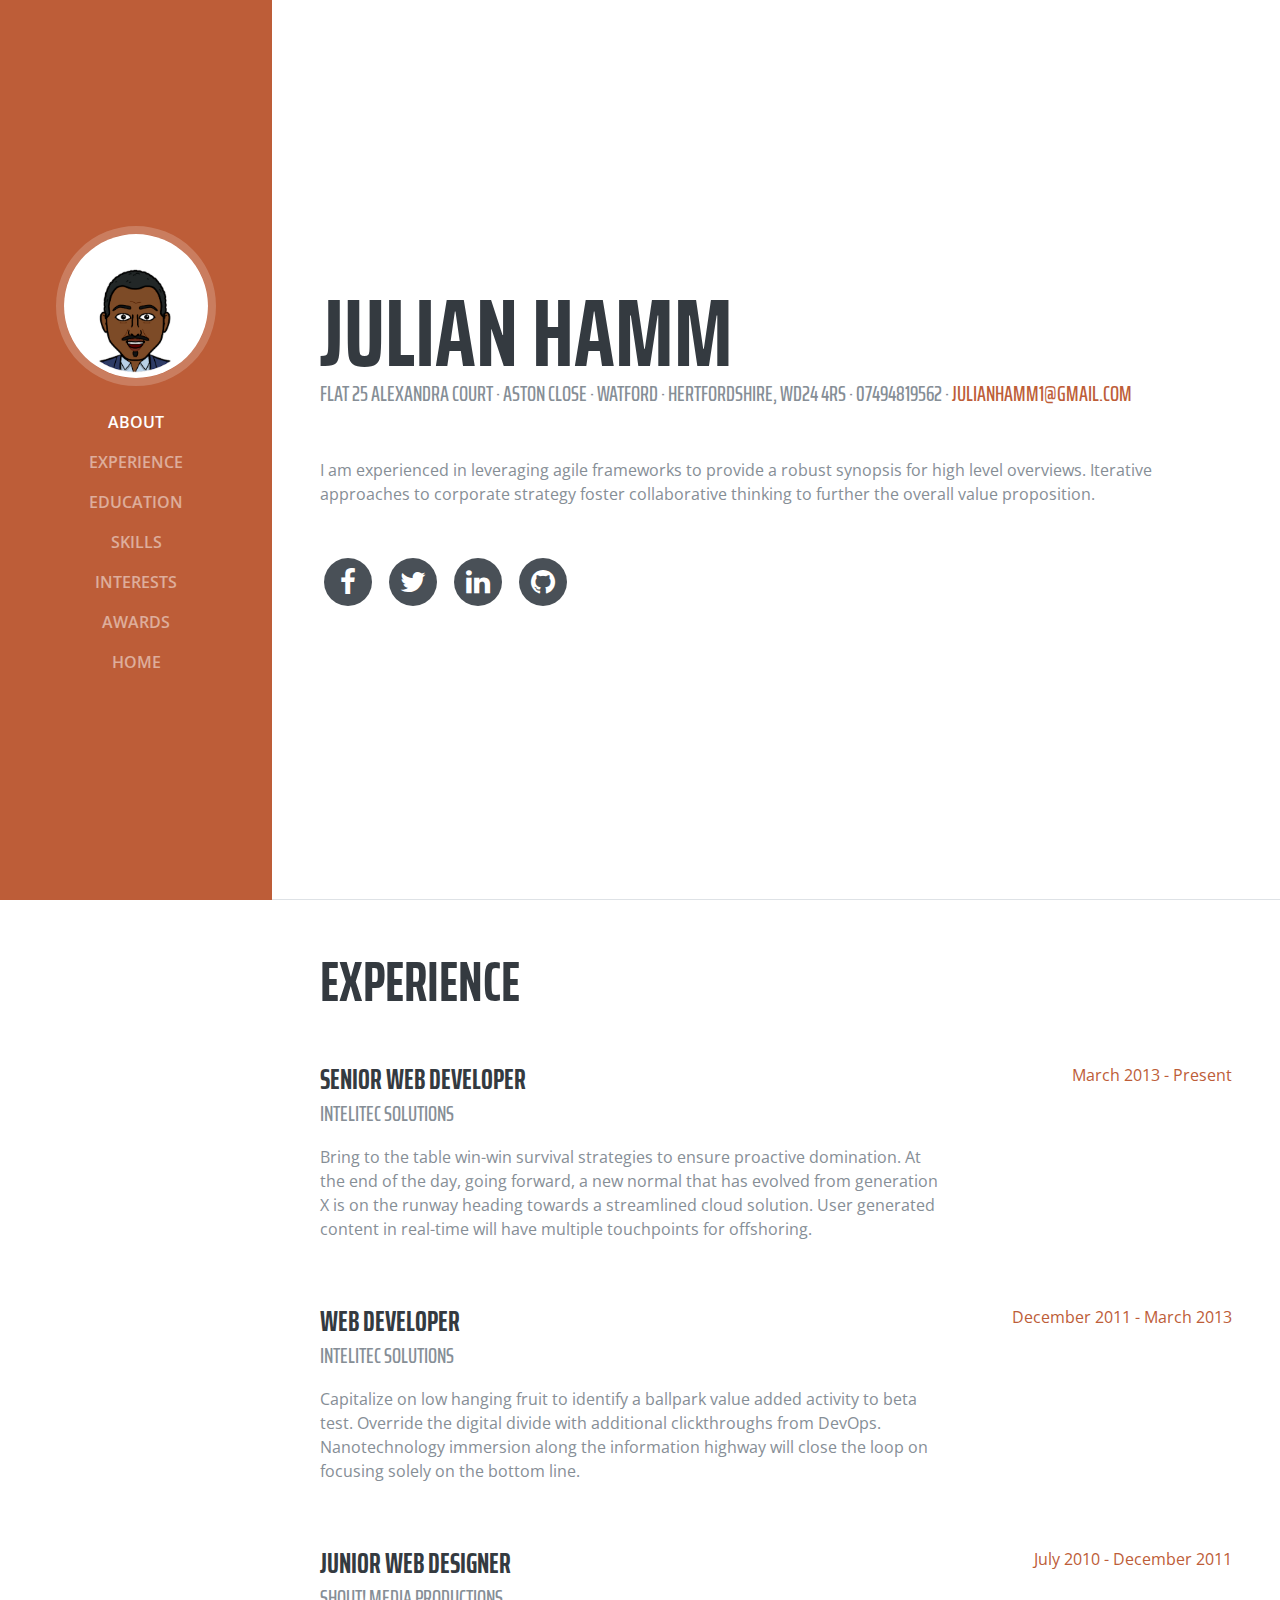
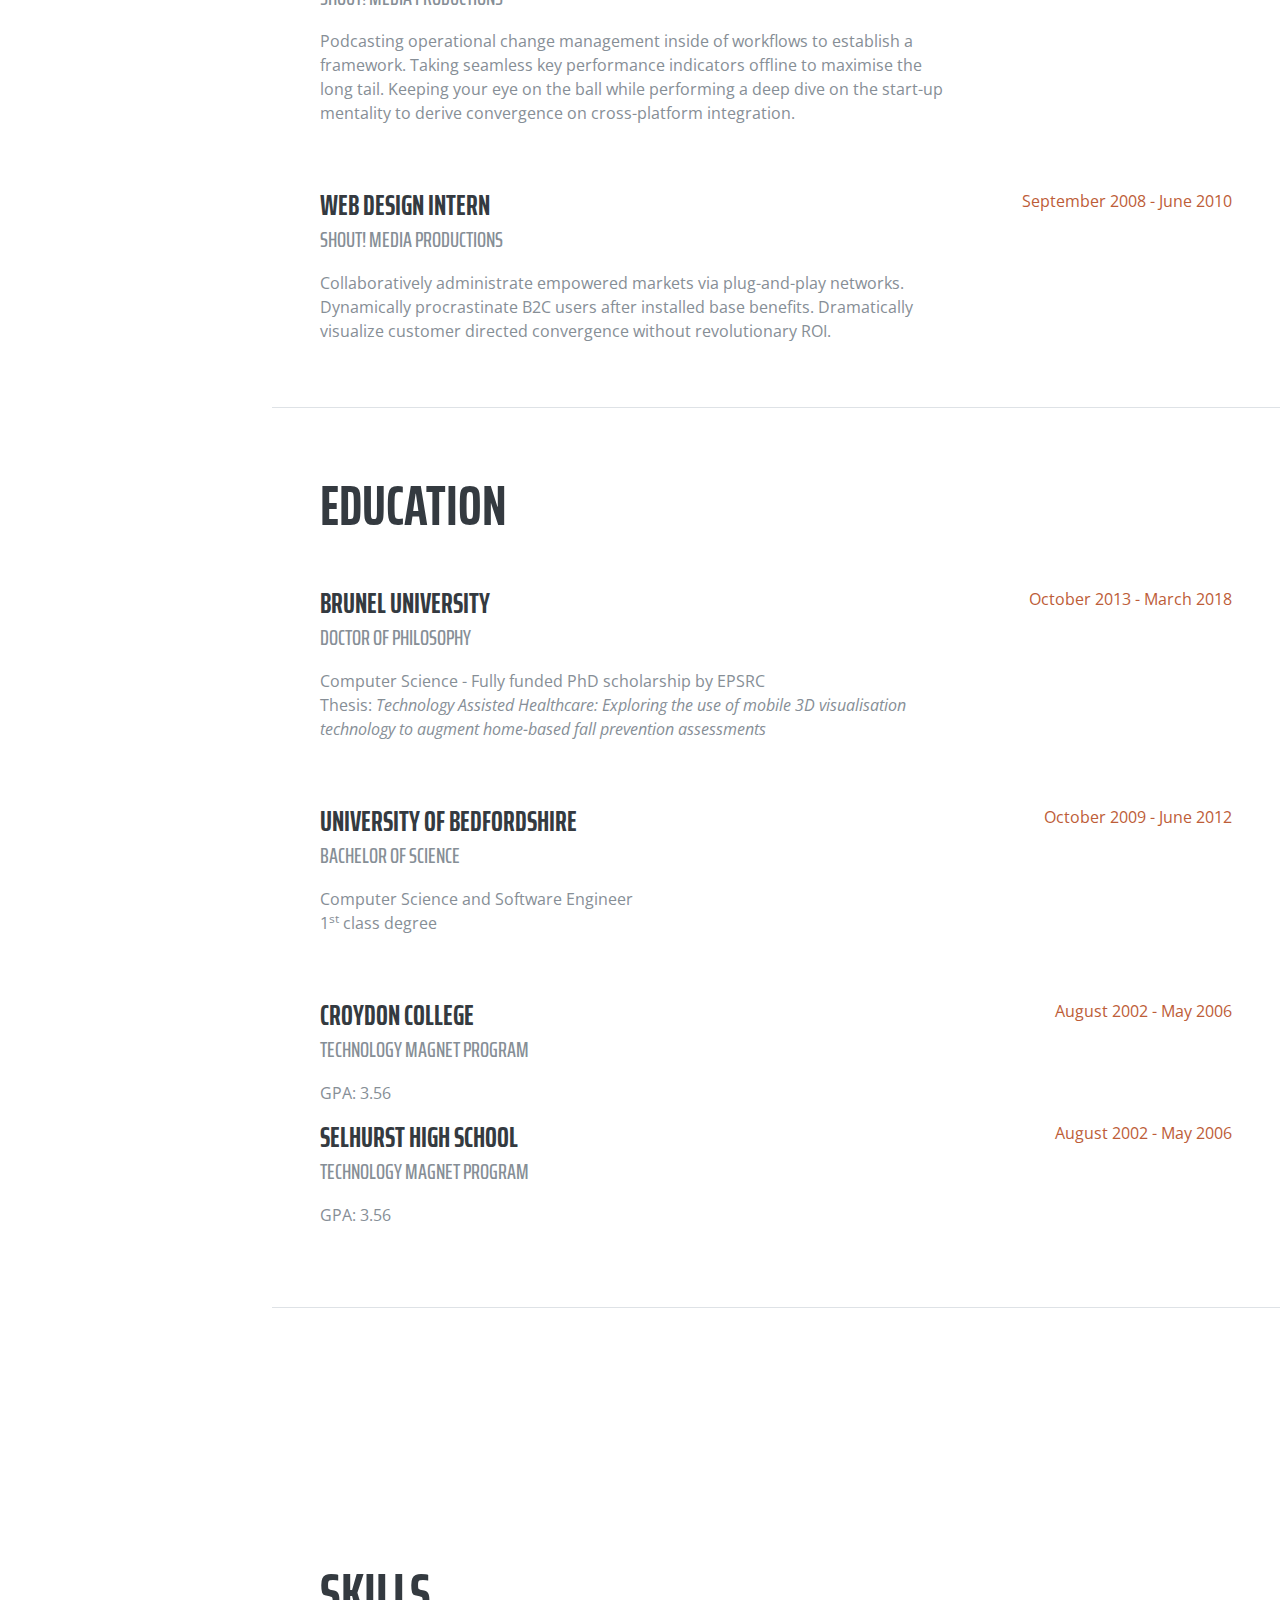
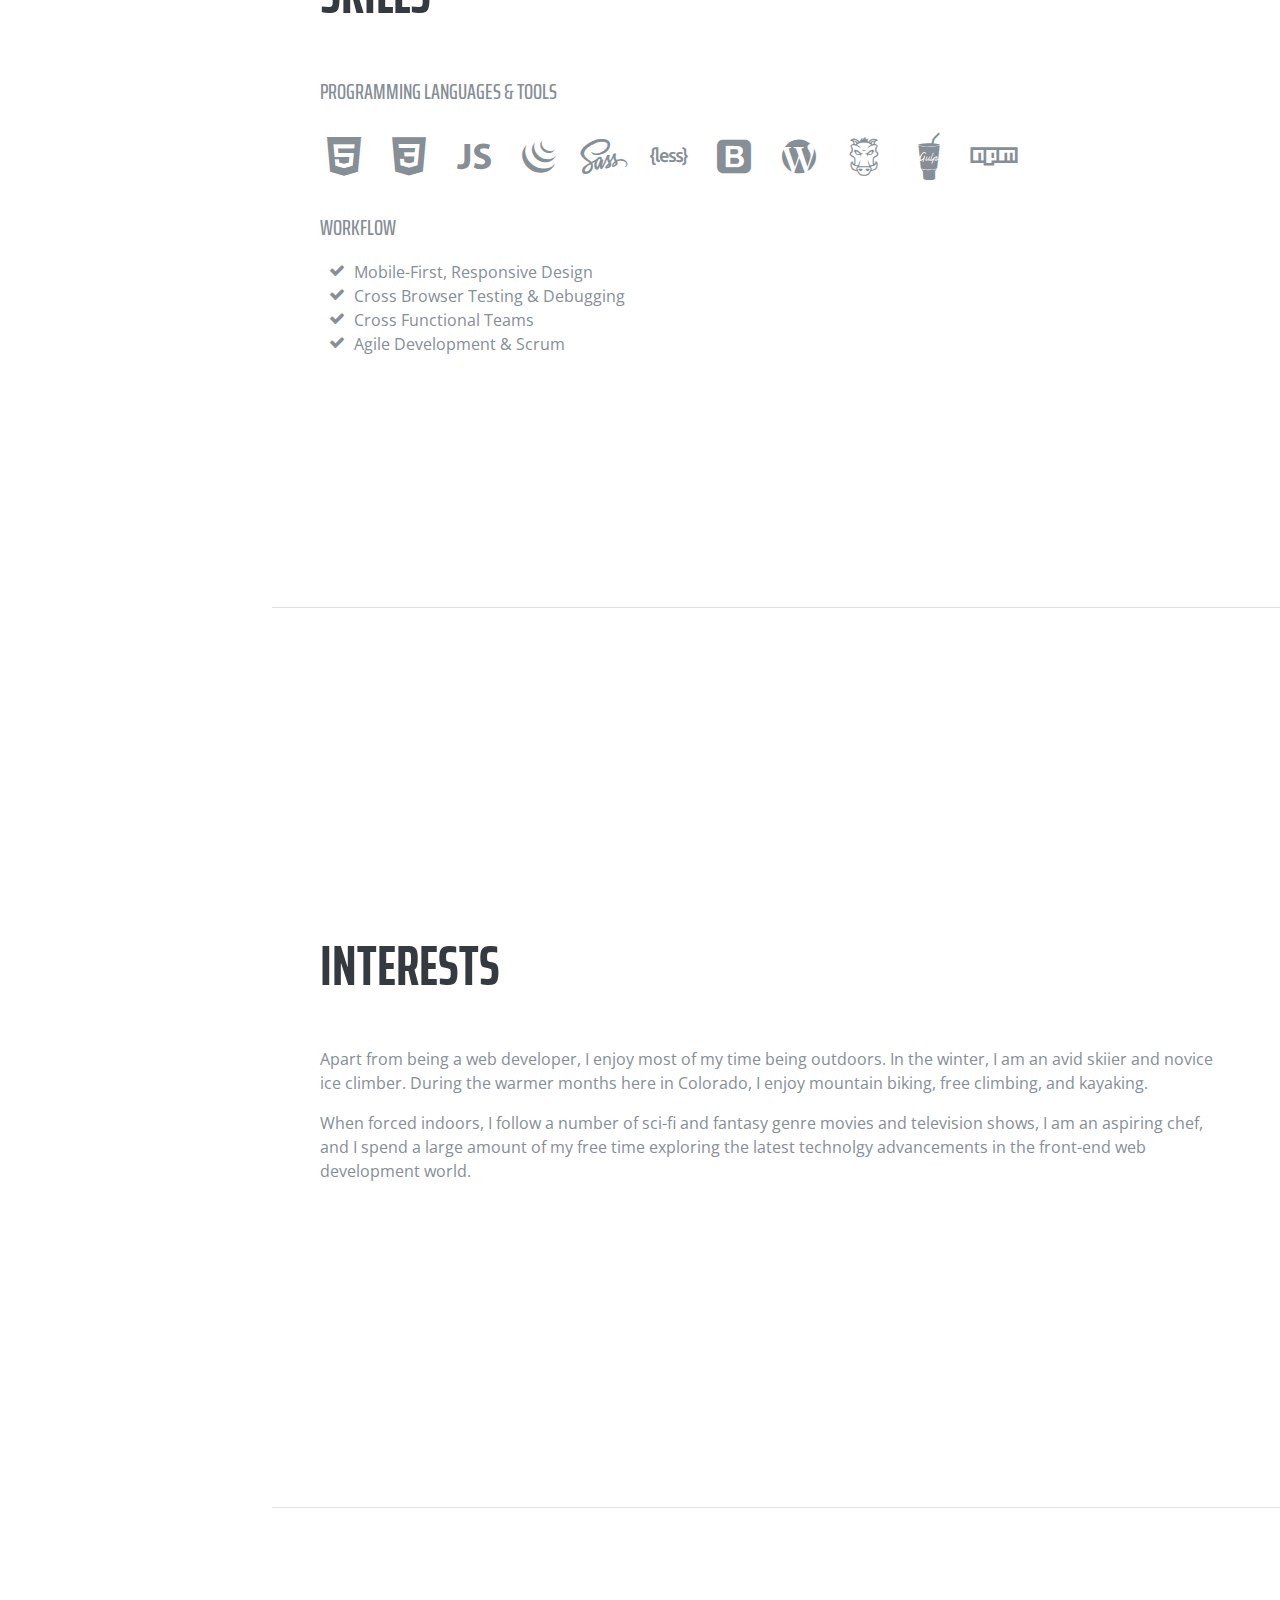
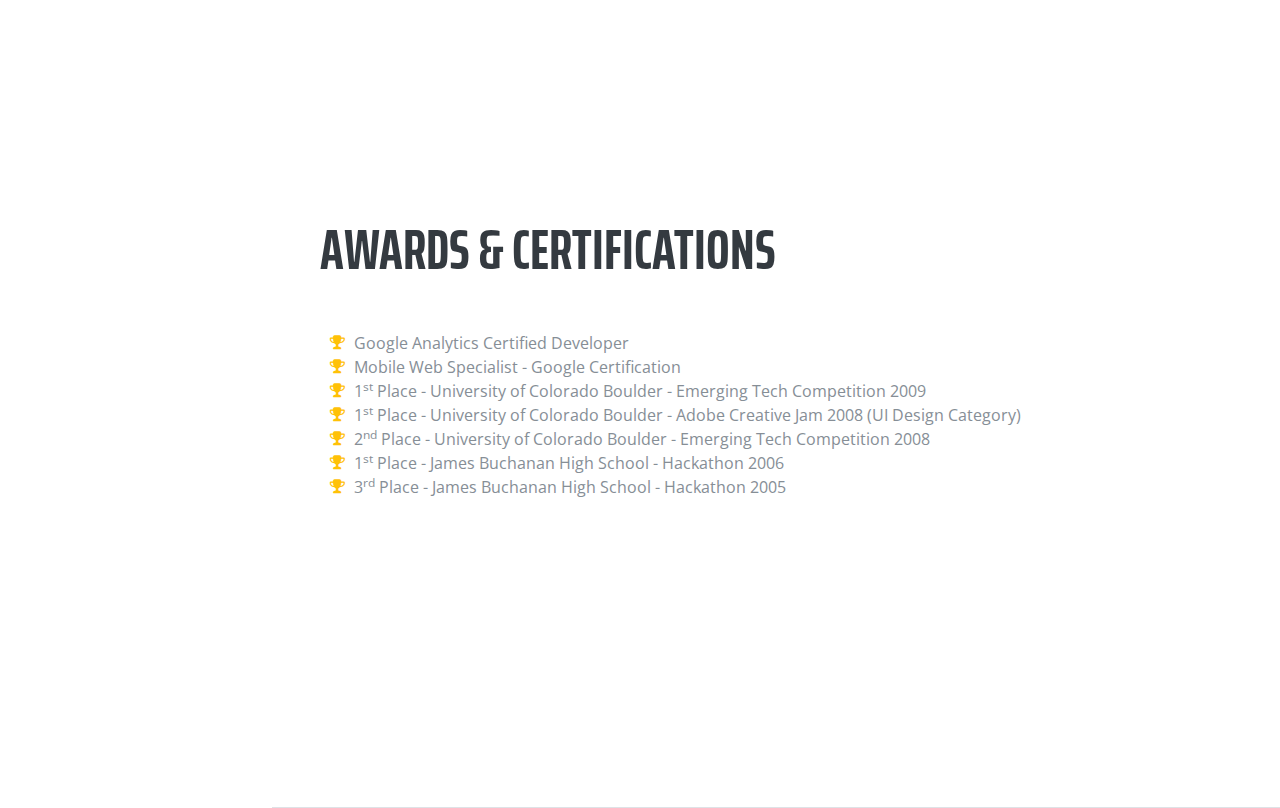
<file: public_html/CV.html>
<!DOCTYPE html>
<html lang="en">

  <head>

    <meta charset="utf-8">
    <meta name="viewport" content="width=device-width, initial-scale=1, shrink-to-fit=no">
    <meta name="description" content="">
    <meta name="author" content="">

    <title>Julian Hamm - C.V.</title>

    <!-- Bootstrap core CSS -->
    <link href="vendor/bootstrap/css/bootstrap.min.css" rel="stylesheet">

    <!-- Custom fonts for this template -->
    <link href="https://fonts.googleapis.com/css?family=Saira+Extra+Condensed:100,200,300,400,500,600,700,800,900" rel="stylesheet">
    <link href="https://fonts.googleapis.com/css?family=Open+Sans:300,300i,400,400i,600,600i,700,700i,800,800i" rel="stylesheet">
    <link href="vendor/font-awesome/css/font-awesome.min.css" rel="stylesheet">
    <link href="vendor/devicons/css/devicons.min.css" rel="stylesheet">
    <link href="vendor/simple-line-icons/css/simple-line-icons.css" rel="stylesheet">

    <!-- Custom styles for this template -->
    <link href="css/resume.min.css" rel="stylesheet">

  </head>

  <body id="page-top">

    <nav class="navbar navbar-expand-lg navbar-dark bg-primary fixed-top" id="sideNav">
      <a class="navbar-brand js-scroll-trigger" href="#page-top">
        <span class="d-block d-lg-none">Start Bootstrap</span>
        <span class="d-none d-lg-block">
          <img class="img-fluid img-profile rounded-circle mx-auto mb-2" src="img/profile.png" alt="">
        </span>
      </a>
      <button class="navbar-toggler" type="button" data-toggle="collapse" data-target="#navbarSupportedContent" aria-controls="navbarSupportedContent" aria-expanded="false" aria-label="Toggle navigation">
        <span class="navbar-toggler-icon"></span>
      </button>
      <div class="collapse navbar-collapse" id="navbarSupportedContent">
        <ul class="navbar-nav">
          <li class="nav-item">
            <a class="nav-link js-scroll-trigger" href="#about">About</a>
          </li>
          <li class="nav-item">
            <a class="nav-link js-scroll-trigger" href="#experience">Experience</a>
          </li>
          <li class="nav-item">
            <a class="nav-link js-scroll-trigger" href="#education">Education</a>
          </li>
          <li class="nav-item">
            <a class="nav-link js-scroll-trigger" href="#skills">Skills</a>
          </li>
          <li class="nav-item">
            <a class="nav-link js-scroll-trigger" href="#interests">Interests</a>
          </li>
          <li class="nav-item">
            <a class="nav-link js-scroll-trigger" href="#awards">Awards</a>
          </li>
		  <li class="nav-item">
            <a class="nav-link js-scroll-trigger" onclick="goBack()">Home</a>
			  <script>
				function goBack() {
    				window.history.back();
				}
			  </script>
          </li>
        </ul>
      </div>
    </nav>

    <div class="container-fluid p-0">

      <section class="resume-section p-3 p-lg-5 d-flex d-column" id="about">
        <div class="my-auto">
          <h1 class="mb-0">Julian Hamm
          </h1>
          <div class="subheading mb-5">Flat 25 Alexandra Court · Aston Close · Watford · Hertfordshire, WD24 4RS · 07494819562 ·
            <a href="mailto:name@email.com">julianhamm1@gmail.com</a>
          </div>
          <p class="mb-5">I am experienced in leveraging agile frameworks to provide a robust synopsis for high level overviews. Iterative approaches to corporate strategy foster collaborative thinking to further the overall value proposition.</p>
          <ul class="list-inline list-social-icons mb-0">
            <li class="list-inline-item">
              <a href="#">
                <span class="fa-stack fa-lg">
                  <i class="fa fa-circle fa-stack-2x"></i>
                  <i class="fa fa-facebook fa-stack-1x fa-inverse"></i>
                </span>
              </a>
            </li>
            <li class="list-inline-item">
              <a href="#">
                <span class="fa-stack fa-lg">
                  <i class="fa fa-circle fa-stack-2x"></i>
                  <i class="fa fa-twitter fa-stack-1x fa-inverse"></i>
                </span>
              </a>
            </li>
            <li class="list-inline-item">
              <a href="https://www.linkedin.com/in/julian-hamm-71356719/">
                <span class="fa-stack fa-lg">
                  <i class="fa fa-circle fa-stack-2x"></i>
                  <i class="fa fa-linkedin fa-stack-1x fa-inverse"></i>
                </span>
              </a>
            </li>
            <li class="list-inline-item">
              <a href="https://github.com/Jhamm1">
                <span class="fa-stack fa-lg">
                  <i class="fa fa-circle fa-stack-2x"></i>
                  <i class="fa fa-github fa-stack-1x fa-inverse"></i>
                </span>
              </a>
            </li>
          </ul>
        </div>
      </section>

      <section class="resume-section p-3 p-lg-5 d-flex flex-column" id="experience">
        <div class="my-auto">
          <h2 class="mb-5">Experience</h2>
			
			<!-- KARHOO - Senior SDET -->
          <div class="resume-item d-flex flex-column flex-md-row mb-5">
            <div class="resume-content mr-auto">
              <h3 class="mb-0">Senior Web Developer</h3>
              <div class="subheading mb-3">Intelitec Solutions</div>
              <p>Bring to the table win-win survival strategies to ensure proactive domination. At the end of the day, going forward, a new normal that has evolved from generation X is on the runway heading towards a streamlined cloud solution. User generated content in real-time will have multiple touchpoints for offshoring.</p>
            </div>
            <div class="resume-date text-md-right">
              <span class="text-primary">March 2013 - Present</span>
            </div>
          </div>
			
			<!-- Utility Warehouse - Software Engineer in Test -->
          <div class="resume-item d-flex flex-column flex-md-row mb-5">
            <div class="resume-content mr-auto">
              <h3 class="mb-0">Web Developer</h3>
              <div class="subheading mb-3">Intelitec Solutions</div>
              <p>Capitalize on low hanging fruit to identify a ballpark value added activity to beta test. Override the digital divide with additional clickthroughs from DevOps. Nanotechnology immersion along the information highway will close the loop on focusing solely on the bottom line.</p>
            </div>
            <div class="resume-date text-md-right">
              <span class="text-primary">December 2011 - March 2013</span>
            </div>
          </div>

          <div class="resume-item d-flex flex-column flex-md-row mb-5">
            <div class="resume-content mr-auto">
              <h3 class="mb-0">Junior Web Designer</h3>
              <div class="subheading mb-3">Shout! Media Productions</div>
              <p>Podcasting operational change management inside of workflows to establish a framework. Taking seamless key performance indicators offline to maximise the long tail. Keeping your eye on the ball while performing a deep dive on the start-up mentality to derive convergence on cross-platform integration.</p>
            </div>
            <div class="resume-date text-md-right">
              <span class="text-primary">July 2010 - December 2011</span>
            </div>
          </div>

          <div class="resume-item d-flex flex-column flex-md-row">
            <div class="resume-content mr-auto">
              <h3 class="mb-0">Web Design Intern</h3>
              <div class="subheading mb-3">Shout! Media Productions</div>
              <p>Collaboratively administrate empowered markets via plug-and-play networks. Dynamically procrastinate B2C users after installed base benefits. Dramatically visualize customer directed convergence without revolutionary ROI.</p>
            </div>
            <div class="resume-date text-md-right">
              <span class="text-primary">September 2008 - June 2010</span>
            </div>
          </div>

        </div>

      </section>

      <section class="resume-section p-3 p-lg-5 d-flex flex-column" id="education">
        <div class="my-auto">
          <h2 class="mb-5">Education</h2>

			<!-- Brunel University - PhD -->
          <div class="resume-item d-flex flex-column flex-md-row mb-5">
            <div class="resume-content mr-auto">
              <h3 class="mb-0">Brunel University</h3>
              <div class="subheading mb-3">Doctor of Philosophy</div>
              <div>Computer Science - Fully funded PhD scholarship by EPSRC</div>
              <p>Thesis: <i>Technology Assisted Healthcare: Exploring the use of mobile 3D visualisation technology
to augment home-based fall prevention assessments</i></p>
            </div>
            <div class="resume-date text-md-right">
              <span class="text-primary">October 2013 - March 2018</span>
            </div>
          </div>
			
			<!-- University of Bedfordshire -->
			<div class="resume-item d-flex flex-column flex-md-row mb-5">
            <div class="resume-content mr-auto">
              <h3 class="mb-0">University of Bedfordshire</h3>
              <div class="subheading mb-3">Bachelor of Science</div>
              <div>Computer Science and Software Engineer</div>
              <p>1<sup>st</sup> class degree</p>
            </div>
            <div class="resume-date text-md-right">
              <span class="text-primary">October 2009 - June 2012</span>
            </div>
          </div>

			<!-- Croydon college -->
          <div class="resume-item d-flex flex-column flex-md-row">
            <div class="resume-content mr-auto">
              <h3 class="mb-0">Croydon college</h3>
              <div class="subheading mb-3">Technology Magnet Program</div>
              <p>GPA: 3.56</p>
            </div>
            <div class="resume-date text-md-right">
              <span class="text-primary">August 2002 - May 2006</span>
            </div>
          </div>
			
			<!-- Selhurst High School-->
          <div class="resume-item d-flex flex-column flex-md-row">
            <div class="resume-content mr-auto">
              <h3 class="mb-0">Selhurst High School</h3>
              <div class="subheading mb-3">Technology Magnet Program</div>
              <p>GPA: 3.56</p>
            </div>
            <div class="resume-date text-md-right">
              <span class="text-primary">August 2002 - May 2006</span>
            </div>
          </div>

        </div>
      </section>

      <section class="resume-section p-3 p-lg-5 d-flex flex-column" id="skills">
        <div class="my-auto">
          <h2 class="mb-5">Skills</h2>

          <div class="subheading mb-3">Programming Languages &amp; Tools</div>
          <ul class="list-inline list-icons">
            <li class="list-inline-item">
              <i class="devicons devicons-html5"></i>
            </li>
            <li class="list-inline-item">
              <i class="devicons devicons-css3"></i>
            </li>
            <li class="list-inline-item">
              <i class="devicons devicons-javascript"></i>
            </li>
            <li class="list-inline-item">
              <i class="devicons devicons-jquery"></i>
            </li>
            <li class="list-inline-item">
              <i class="devicons devicons-sass"></i>
            </li>
            <li class="list-inline-item">
              <i class="devicons devicons-less"></i>
            </li>
            <li class="list-inline-item">
              <i class="devicons devicons-bootstrap"></i>
            </li>
            <li class="list-inline-item">
              <i class="devicons devicons-wordpress"></i>
            </li>
            <li class="list-inline-item">
              <i class="devicons devicons-grunt"></i>
            </li>
            <li class="list-inline-item">
              <i class="devicons devicons-gulp"></i>
            </li>
            <li class="list-inline-item">
              <i class="devicons devicons-npm"></i>
            </li>
          </ul>

          <div class="subheading mb-3">Workflow</div>
          <ul class="fa-ul mb-0">
            <li>
              <i class="fa-li fa fa-check"></i>
              Mobile-First, Responsive Design</li>
            <li>
              <i class="fa-li fa fa-check"></i>
              Cross Browser Testing &amp; Debugging</li>
            <li>
              <i class="fa-li fa fa-check"></i>
              Cross Functional Teams</li>
            <li>
              <i class="fa-li fa fa-check"></i>
              Agile Development &amp; Scrum</li>
          </ul>
        </div>
      </section>

      <section class="resume-section p-3 p-lg-5 d-flex flex-column" id="interests">
        <div class="my-auto">
          <h2 class="mb-5">Interests</h2>
          <p>Apart from being a web developer, I enjoy most of my time being outdoors. In the winter, I am an avid skiier and novice ice climber. During the warmer months here in Colorado, I enjoy mountain biking, free climbing, and kayaking.</p>
          <p class="mb-0">When forced indoors, I follow a number of sci-fi and fantasy genre movies and television shows, I am an aspiring chef, and I spend a large amount of my free time exploring the latest technolgy advancements in the front-end web development world.</p>
        </div>
      </section>

      <section class="resume-section p-3 p-lg-5 d-flex flex-column" id="awards">
        <div class="my-auto">
          <h2 class="mb-5">Awards &amp; Certifications</h2>
          <ul class="fa-ul mb-0">
            <li>
              <i class="fa-li fa fa-trophy text-warning"></i>
              Google Analytics Certified Developer</li>
            <li>
              <i class="fa-li fa fa-trophy text-warning"></i>
              Mobile Web Specialist - Google Certification</li>
            <li>
              <i class="fa-li fa fa-trophy text-warning"></i>
              1<sup>st</sup>
              Place - University of Colorado Boulder - Emerging Tech Competition 2009</li>
            <li>
              <i class="fa-li fa fa-trophy text-warning"></i>
              1<sup>st</sup>
              Place - University of Colorado Boulder - Adobe Creative Jam 2008 (UI Design Category)</li>
            <li>
              <i class="fa-li fa fa-trophy text-warning"></i>
              2<sup>nd</sup>
              Place - University of Colorado Boulder - Emerging Tech Competition 2008</li>
            <li>
            <li>
              <i class="fa-li fa fa-trophy text-warning"></i>
              1<sup>st</sup>
              Place - James Buchanan High School - Hackathon 2006</li>
            <li>
              <i class="fa-li fa fa-trophy text-warning"></i>
              3<sup>rd</sup>
              Place - James Buchanan High School - Hackathon 2005</li>
          </ul>
        </div>
      </section>

    </div>

    <!-- Bootstrap core JavaScript -->
    <script src="vendor/jquery/jquery.min.js"></script>
    <script src="vendor/bootstrap/js/bootstrap.bundle.min.js"></script>

    <!-- Plugin JavaScript -->
    <script src="vendor/jquery-easing/jquery.easing.min.js"></script>

    <!-- Custom scripts for this template -->
    <script src="js/resume.min.js"></script>

  </body>

</html>
</file>
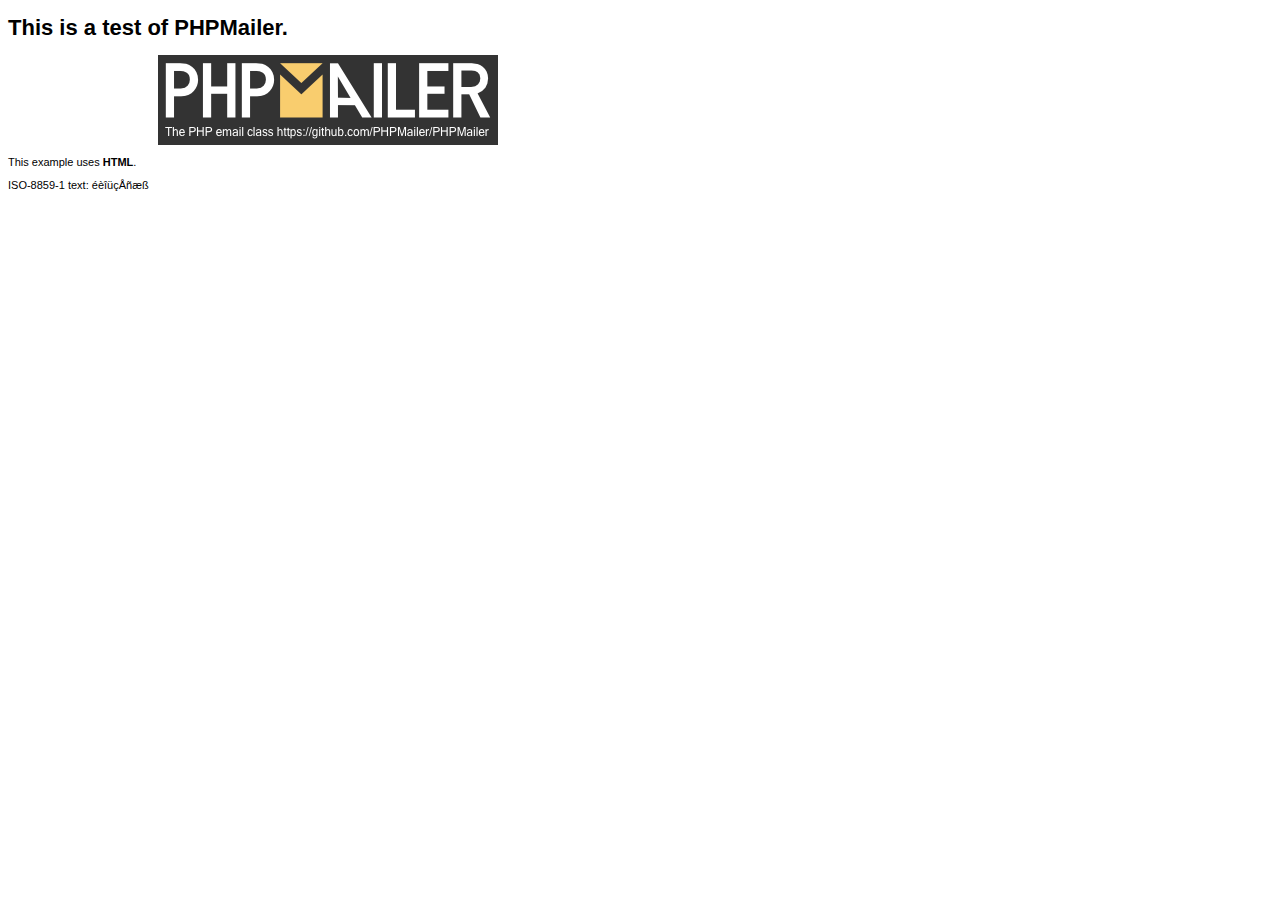
<file: PHPMailer-master/examples/contents.html>
<!DOCTYPE HTML PUBLIC "-//W3C//DTD HTML 4.01 Transitional//EN" "http://www.w3.org/TR/html4/loose.dtd">
<html>
<head>
  <meta http-equiv="Content-Type" content="text/html; charset=iso-8859-1">
  <title>PHPMailer Test</title>
</head>
<body>
<div style="width: 640px; font-family: Arial, Helvetica, sans-serif; font-size: 11px;">
  <h1>This is a test of PHPMailer.</h1>
  <div align="center">
    <a href="https://github.com/PHPMailer/PHPMailer/"><img src="images/phpmailer.png" height="90" width="340" alt="PHPMailer rocks"></a>
  </div>
  <p>This example uses <strong>HTML</strong>.</p>
  <p>ISO-8859-1 text: ���������</p>
</div>
</body>
</html>
</file>
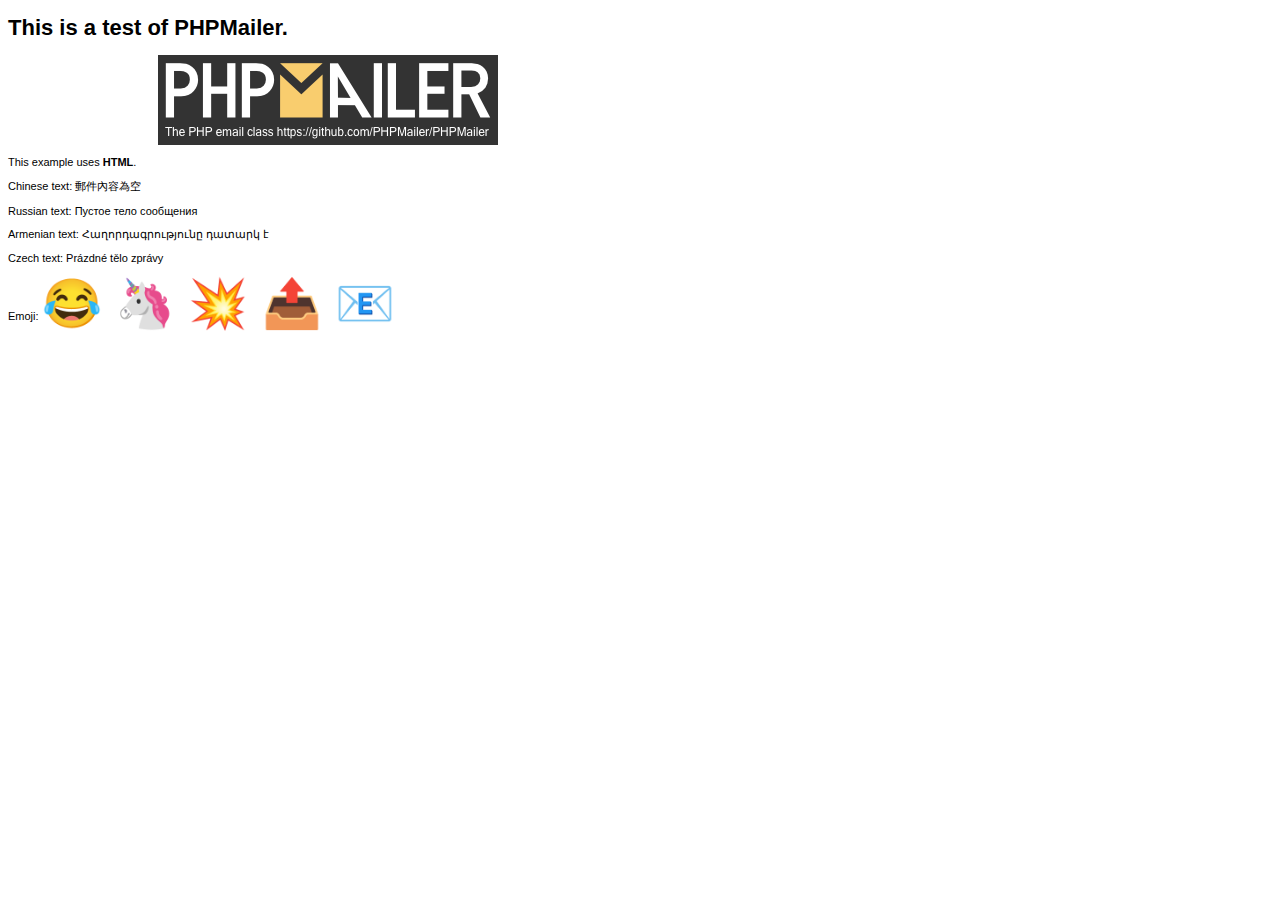
<file: PHPMailer-master/examples/contentsutf8.html>
<!DOCTYPE HTML PUBLIC "-//W3C//DTD HTML 4.01 Transitional//EN" "http://www.w3.org/TR/html4/loose.dtd">
<html>
<head>
  <meta http-equiv="Content-Type" content="text/html; charset=utf-8">
  <title>PHPMailer Test</title>
</head>
<body>
<div style="width: 640px; font-family: Arial, Helvetica, sans-serif; font-size: 11px;">
  <h1>This is a test of PHPMailer.</h1>
  <div align="center">
    <a href="https://github.com/PHPMailer/PHPMailer/"><img src="images/phpmailer.png" height="90" width="340" alt="PHPMailer rocks"></a>
  </div>
  <p>This example uses <strong>HTML</strong>.</p>
  <p>Chinese text: 郵件內容為空</p>
  <p>Russian text: Пустое тело сообщения</p>
  <p>Armenian text: Հաղորդագրությունը դատարկ է</p>
  <p>Czech text: Prázdné tělo zprávy</p>
  <p>Emoji: <span style="font-size: 48px">😂 🦄 💥 📤 📧</span></p>
</div>
</body>
</html>
</file>
<file: ExamplesSendingEmails/custom.css>
body {
    font-family: 'Lato', sans-serif;
}
h1{
    margin-bottom: 40px;
}
label {
    color: #333;
}
.btn-send {
    font-weight: 300;
    text-transform: uppercase;
    letter-spacing: 0.1em;
    margin-bottom: 20px;
}
</file>
<file: public_html/ExamplesSendingEmails/custom.css>
body {
    font-family: 'Lato', sans-serif;
}
h1{
    margin-bottom: 40px;
}
label {
    color: #333;
}
.btn-send {
    font-weight: 300;
    text-transform: uppercase;
    letter-spacing: 0.1em;
    margin-bottom: 20px;
}
</file>
<file: vendor/simple-line-icons/css/simple-line-icons.css>
@font-face {
  font-family: 'simple-line-icons';
  src: url('../fonts/Simple-Line-Icons.eot?v=2.4.0');
  src: url('../fonts/Simple-Line-Icons.eot?v=2.4.0#iefix') format('embedded-opentype'), url('../fonts/Simple-Line-Icons.woff2?v=2.4.0') format('woff2'), url('../fonts/Simple-Line-Icons.ttf?v=2.4.0') format('truetype'), url('../fonts/Simple-Line-Icons.woff?v=2.4.0') format('woff'), url('../fonts/Simple-Line-Icons.svg?v=2.4.0#simple-line-icons') format('svg');
  font-weight: normal;
  font-style: normal;
}
/*
 Use the following CSS code if you want to have a class per icon.
 Instead of a list of all class selectors, you can use the generic [class*="icon-"] selector, but it's slower:
*/
.icon-user,
.icon-people,
.icon-user-female,
.icon-user-follow,
.icon-user-following,
.icon-user-unfollow,
.icon-login,
.icon-logout,
.icon-emotsmile,
.icon-phone,
.icon-call-end,
.icon-call-in,
.icon-call-out,
.icon-map,
.icon-location-pin,
.icon-direction,
.icon-directions,
.icon-compass,
.icon-layers,
.icon-menu,
.icon-list,
.icon-options-vertical,
.icon-options,
.icon-arrow-down,
.icon-arrow-left,
.icon-arrow-right,
.icon-arrow-up,
.icon-arrow-up-circle,
.icon-arrow-left-circle,
.icon-arrow-right-circle,
.icon-arrow-down-circle,
.icon-check,
.icon-clock,
.icon-plus,
.icon-minus,
.icon-close,
.icon-event,
.icon-exclamation,
.icon-organization,
.icon-trophy,
.icon-screen-smartphone,
.icon-screen-desktop,
.icon-plane,
.icon-notebook,
.icon-mustache,
.icon-mouse,
.icon-magnet,
.icon-energy,
.icon-disc,
.icon-cursor,
.icon-cursor-move,
.icon-crop,
.icon-chemistry,
.icon-speedometer,
.icon-shield,
.icon-screen-tablet,
.icon-magic-wand,
.icon-hourglass,
.icon-graduation,
.icon-ghost,
.icon-game-controller,
.icon-fire,
.icon-eyeglass,
.icon-envelope-open,
.icon-envelope-letter,
.icon-bell,
.icon-badge,
.icon-anchor,
.icon-wallet,
.icon-vector,
.icon-speech,
.icon-puzzle,
.icon-printer,
.icon-present,
.icon-playlist,
.icon-pin,
.icon-picture,
.icon-handbag,
.icon-globe-alt,
.icon-globe,
.icon-folder-alt,
.icon-folder,
.icon-film,
.icon-feed,
.icon-drop,
.icon-drawer,
.icon-docs,
.icon-doc,
.icon-diamond,
.icon-cup,
.icon-calculator,
.icon-bubbles,
.icon-briefcase,
.icon-book-open,
.icon-basket-loaded,
.icon-basket,
.icon-bag,
.icon-action-undo,
.icon-action-redo,
.icon-wrench,
.icon-umbrella,
.icon-trash,
.icon-tag,
.icon-support,
.icon-frame,
.icon-size-fullscreen,
.icon-size-actual,
.icon-shuffle,
.icon-share-alt,
.icon-share,
.icon-rocket,
.icon-question,
.icon-pie-chart,
.icon-pencil,
.icon-note,
.icon-loop,
.icon-home,
.icon-grid,
.icon-graph,
.icon-microphone,
.icon-music-tone-alt,
.icon-music-tone,
.icon-earphones-alt,
.icon-earphones,
.icon-equalizer,
.icon-like,
.icon-dislike,
.icon-control-start,
.icon-control-rewind,
.icon-control-play,
.icon-control-pause,
.icon-control-forward,
.icon-control-end,
.icon-volume-1,
.icon-volume-2,
.icon-volume-off,
.icon-calendar,
.icon-bulb,
.icon-chart,
.icon-ban,
.icon-bubble,
.icon-camrecorder,
.icon-camera,
.icon-cloud-download,
.icon-cloud-upload,
.icon-envelope,
.icon-eye,
.icon-flag,
.icon-heart,
.icon-info,
.icon-key,
.icon-link,
.icon-lock,
.icon-lock-open,
.icon-magnifier,
.icon-magnifier-add,
.icon-magnifier-remove,
.icon-paper-clip,
.icon-paper-plane,
.icon-power,
.icon-refresh,
.icon-reload,
.icon-settings,
.icon-star,
.icon-symbol-female,
.icon-symbol-male,
.icon-target,
.icon-credit-card,
.icon-paypal,
.icon-social-tumblr,
.icon-social-twitter,
.icon-social-facebook,
.icon-social-instagram,
.icon-social-linkedin,
.icon-social-pinterest,
.icon-social-github,
.icon-social-google,
.icon-social-reddit,
.icon-social-skype,
.icon-social-dribbble,
.icon-social-behance,
.icon-social-foursqare,
.icon-social-soundcloud,
.icon-social-spotify,
.icon-social-stumbleupon,
.icon-social-youtube,
.icon-social-dropbox,
.icon-social-vkontakte,
.icon-social-steam {
  font-family: 'simple-line-icons';
  speak: none;
  font-style: normal;
  font-weight: normal;
  font-variant: normal;
  text-transform: none;
  line-height: 1;
  /* Better Font Rendering =========== */
  -webkit-font-smoothing: antialiased;
  -moz-osx-font-smoothing: grayscale;
}
.icon-user:before {
  content: "\e005";
}
.icon-people:before {
  content: "\e001";
}
.icon-user-female:before {
  content: "\e000";
}
.icon-user-follow:before {
  content: "\e002";
}
.icon-user-following:before {
  content: "\e003";
}
.icon-user-unfollow:before {
  content: "\e004";
}
.icon-login:before {
  content: "\e066";
}
.icon-logout:before {
  content: "\e065";
}
.icon-emotsmile:before {
  content: "\e021";
}
.icon-phone:before {
  content: "\e600";
}
.icon-call-end:before {
  content: "\e048";
}
.icon-call-in:before {
  content: "\e047";
}
.icon-call-out:before {
  content: "\e046";
}
.icon-map:before {
  content: "\e033";
}
.icon-location-pin:before {
  content: "\e096";
}
.icon-direction:before {
  content: "\e042";
}
.icon-directions:before {
  content: "\e041";
}
.icon-compass:before {
  content: "\e045";
}
.icon-layers:before {
  content: "\e034";
}
.icon-menu:before {
  content: "\e601";
}
.icon-list:before {
  content: "\e067";
}
.icon-options-vertical:before {
  content: "\e602";
}
.icon-options:before {
  content: "\e603";
}
.icon-arrow-down:before {
  content: "\e604";
}
.icon-arrow-left:before {
  content: "\e605";
}
.icon-arrow-right:before {
  content: "\e606";
}
.icon-arrow-up:before {
  content: "\e607";
}
.icon-arrow-up-circle:before {
  content: "\e078";
}
.icon-arrow-left-circle:before {
  content: "\e07a";
}
.icon-arrow-right-circle:before {
  content: "\e079";
}
.icon-arrow-down-circle:before {
  content: "\e07b";
}
.icon-check:before {
  content: "\e080";
}
.icon-clock:before {
  content: "\e081";
}
.icon-plus:before {
  content: "\e095";
}
.icon-minus:before {
  content: "\e615";
}
.icon-close:before {
  content: "\e082";
}
.icon-event:before {
  content: "\e619";
}
.icon-exclamation:before {
  content: "\e617";
}
.icon-organization:before {
  content: "\e616";
}
.icon-trophy:before {
  content: "\e006";
}
.icon-screen-smartphone:before {
  content: "\e010";
}
.icon-screen-desktop:before {
  content: "\e011";
}
.icon-plane:before {
  content: "\e012";
}
.icon-notebook:before {
  content: "\e013";
}
.icon-mustache:before {
  content: "\e014";
}
.icon-mouse:before {
  content: "\e015";
}
.icon-magnet:before {
  content: "\e016";
}
.icon-energy:before {
  content: "\e020";
}
.icon-disc:before {
  content: "\e022";
}
.icon-cursor:before {
  content: "\e06e";
}
.icon-cursor-move:before {
  content: "\e023";
}
.icon-crop:before {
  content: "\e024";
}
.icon-chemistry:before {
  content: "\e026";
}
.icon-speedometer:before {
  content: "\e007";
}
.icon-shield:before {
  content: "\e00e";
}
.icon-screen-tablet:before {
  content: "\e00f";
}
.icon-magic-wand:before {
  content: "\e017";
}
.icon-hourglass:before {
  content: "\e018";
}
.icon-graduation:before {
  content: "\e019";
}
.icon-ghost:before {
  content: "\e01a";
}
.icon-game-controller:before {
  content: "\e01b";
}
.icon-fire:before {
  content: "\e01c";
}
.icon-eyeglass:before {
  content: "\e01d";
}
.icon-envelope-open:before {
  content: "\e01e";
}
.icon-envelope-letter:before {
  content: "\e01f";
}
.icon-bell:before {
  content: "\e027";
}
.icon-badge:before {
  content: "\e028";
}
.icon-anchor:before {
  content: "\e029";
}
.icon-wallet:before {
  content: "\e02a";
}
.icon-vector:before {
  content: "\e02b";
}
.icon-speech:before {
  content: "\e02c";
}
.icon-puzzle:before {
  content: "\e02d";
}
.icon-printer:before {
  content: "\e02e";
}
.icon-present:before {
  content: "\e02f";
}
.icon-playlist:before {
  content: "\e030";
}
.icon-pin:before {
  content: "\e031";
}
.icon-picture:before {
  content: "\e032";
}
.icon-handbag:before {
  content: "\e035";
}
.icon-globe-alt:before {
  content: "\e036";
}
.icon-globe:before {
  content: "\e037";
}
.icon-folder-alt:before {
  content: "\e039";
}
.icon-folder:before {
  content: "\e089";
}
.icon-film:before {
  content: "\e03a";
}
.icon-feed:before {
  content: "\e03b";
}
.icon-drop:before {
  content: "\e03e";
}
.icon-drawer:before {
  content: "\e03f";
}
.icon-docs:before {
  content: "\e040";
}
.icon-doc:before {
  content: "\e085";
}
.icon-diamond:before {
  content: "\e043";
}
.icon-cup:before {
  content: "\e044";
}
.icon-calculator:before {
  content: "\e049";
}
.icon-bubbles:before {
  content: "\e04a";
}
.icon-briefcase:before {
  content: "\e04b";
}
.icon-book-open:before {
  content: "\e04c";
}
.icon-basket-loaded:before {
  content: "\e04d";
}
.icon-basket:before {
  content: "\e04e";
}
.icon-bag:before {
  content: "\e04f";
}
.icon-action-undo:before {
  content: "\e050";
}
.icon-action-redo:before {
  content: "\e051";
}
.icon-wrench:before {
  content: "\e052";
}
.icon-umbrella:before {
  content: "\e053";
}
.icon-trash:before {
  content: "\e054";
}
.icon-tag:before {
  content: "\e055";
}
.icon-support:before {
  content: "\e056";
}
.icon-frame:before {
  content: "\e038";
}
.icon-size-fullscreen:before {
  content: "\e057";
}
.icon-size-actual:before {
  content: "\e058";
}
.icon-shuffle:before {
  content: "\e059";
}
.icon-share-alt:before {
  content: "\e05a";
}
.icon-share:before {
  content: "\e05b";
}
.icon-rocket:before {
  content: "\e05c";
}
.icon-question:before {
  content: "\e05d";
}
.icon-pie-chart:before {
  content: "\e05e";
}
.icon-pencil:before {
  content: "\e05f";
}
.icon-note:before {
  content: "\e060";
}
.icon-loop:before {
  content: "\e064";
}
.icon-home:before {
  content: "\e069";
}
.icon-grid:before {
  content: "\e06a";
}
.icon-graph:before {
  content: "\e06b";
}
.icon-microphone:before {
  content: "\e063";
}
.icon-music-tone-alt:before {
  content: "\e061";
}
.icon-music-tone:before {
  content: "\e062";
}
.icon-earphones-alt:before {
  content: "\e03c";
}
.icon-earphones:before {
  content: "\e03d";
}
.icon-equalizer:before {
  content: "\e06c";
}
.icon-like:before {
  content: "\e068";
}
.icon-dislike:before {
  content: "\e06d";
}
.icon-control-start:before {
  content: "\e06f";
}
.icon-control-rewind:before {
  content: "\e070";
}
.icon-control-play:before {
  content: "\e071";
}
.icon-control-pause:before {
  content: "\e072";
}
.icon-control-forward:before {
  content: "\e073";
}
.icon-control-end:before {
  content: "\e074";
}
.icon-volume-1:before {
  content: "\e09f";
}
.icon-volume-2:before {
  content: "\e0a0";
}
.icon-volume-off:before {
  content: "\e0a1";
}
.icon-calendar:before {
  content: "\e075";
}
.icon-bulb:before {
  content: "\e076";
}
.icon-chart:before {
  content: "\e077";
}
.icon-ban:before {
  content: "\e07c";
}
.icon-bubble:before {
  content: "\e07d";
}
.icon-camrecorder:before {
  content: "\e07e";
}
.icon-camera:before {
  content: "\e07f";
}
.icon-cloud-download:before {
  content: "\e083";
}
.icon-cloud-upload:before {
  content: "\e084";
}
.icon-envelope:before {
  content: "\e086";
}
.icon-eye:before {
  content: "\e087";
}
.icon-flag:before {
  content: "\e088";
}
.icon-heart:before {
  content: "\e08a";
}
.icon-info:before {
  content: "\e08b";
}
.icon-key:before {
  content: "\e08c";
}
.icon-link:before {
  content: "\e08d";
}
.icon-lock:before {
  content: "\e08e";
}
.icon-lock-open:before {
  content: "\e08f";
}
.icon-magnifier:before {
  content: "\e090";
}
.icon-magnifier-add:before {
  content: "\e091";
}
.icon-magnifier-remove:before {
  content: "\e092";
}
.icon-paper-clip:before {
  content: "\e093";
}
.icon-paper-plane:before {
  content: "\e094";
}
.icon-power:before {
  content: "\e097";
}
.icon-refresh:before {
  content: "\e098";
}
.icon-reload:before {
  content: "\e099";
}
.icon-settings:before {
  content: "\e09a";
}
.icon-star:before {
  content: "\e09b";
}
.icon-symbol-female:before {
  content: "\e09c";
}
.icon-symbol-male:before {
  content: "\e09d";
}
.icon-target:before {
  content: "\e09e";
}
.icon-credit-card:before {
  content: "\e025";
}
.icon-paypal:before {
  content: "\e608";
}
.icon-social-tumblr:before {
  content: "\e00a";
}
.icon-social-twitter:before {
  content: "\e009";
}
.icon-social-facebook:before {
  content: "\e00b";
}
.icon-social-instagram:before {
  content: "\e609";
}
.icon-social-linkedin:before {
  content: "\e60a";
}
.icon-social-pinterest:before {
  content: "\e60b";
}
.icon-social-github:before {
  content: "\e60c";
}
.icon-social-google:before {
  content: "\e60d";
}
.icon-social-reddit:before {
  content: "\e60e";
}
.icon-social-skype:before {
  content: "\e60f";
}
.icon-social-dribbble:before {
  content: "\e00d";
}
.icon-social-behance:before {
  content: "\e610";
}
.icon-social-foursqare:before {
  content: "\e611";
}
.icon-social-soundcloud:before {
  content: "\e612";
}
.icon-social-spotify:before {
  content: "\e613";
}
.icon-social-stumbleupon:before {
  content: "\e614";
}
.icon-social-youtube:before {
  content: "\e008";
}
.icon-social-dropbox:before {
  content: "\e00c";
}
.icon-social-vkontakte:before {
  content: "\e618";
}
.icon-social-steam:before {
  content: "\e620";
}
</file>
<file: public_html/vendor/simple-line-icons/css/simple-line-icons.css>
@font-face {
  font-family: 'simple-line-icons';
  src: url('../fonts/Simple-Line-Icons.eot?v=2.4.0');
  src: url('../fonts/Simple-Line-Icons.eot?v=2.4.0#iefix') format('embedded-opentype'), url('../fonts/Simple-Line-Icons.woff2?v=2.4.0') format('woff2'), url('../fonts/Simple-Line-Icons.ttf?v=2.4.0') format('truetype'), url('../fonts/Simple-Line-Icons.woff?v=2.4.0') format('woff'), url('../fonts/Simple-Line-Icons.svg?v=2.4.0#simple-line-icons') format('svg');
  font-weight: normal;
  font-style: normal;
}
/*
 Use the following CSS code if you want to have a class per icon.
 Instead of a list of all class selectors, you can use the generic [class*="icon-"] selector, but it's slower:
*/
.icon-user,
.icon-people,
.icon-user-female,
.icon-user-follow,
.icon-user-following,
.icon-user-unfollow,
.icon-login,
.icon-logout,
.icon-emotsmile,
.icon-phone,
.icon-call-end,
.icon-call-in,
.icon-call-out,
.icon-map,
.icon-location-pin,
.icon-direction,
.icon-directions,
.icon-compass,
.icon-layers,
.icon-menu,
.icon-list,
.icon-options-vertical,
.icon-options,
.icon-arrow-down,
.icon-arrow-left,
.icon-arrow-right,
.icon-arrow-up,
.icon-arrow-up-circle,
.icon-arrow-left-circle,
.icon-arrow-right-circle,
.icon-arrow-down-circle,
.icon-check,
.icon-clock,
.icon-plus,
.icon-minus,
.icon-close,
.icon-event,
.icon-exclamation,
.icon-organization,
.icon-trophy,
.icon-screen-smartphone,
.icon-screen-desktop,
.icon-plane,
.icon-notebook,
.icon-mustache,
.icon-mouse,
.icon-magnet,
.icon-energy,
.icon-disc,
.icon-cursor,
.icon-cursor-move,
.icon-crop,
.icon-chemistry,
.icon-speedometer,
.icon-shield,
.icon-screen-tablet,
.icon-magic-wand,
.icon-hourglass,
.icon-graduation,
.icon-ghost,
.icon-game-controller,
.icon-fire,
.icon-eyeglass,
.icon-envelope-open,
.icon-envelope-letter,
.icon-bell,
.icon-badge,
.icon-anchor,
.icon-wallet,
.icon-vector,
.icon-speech,
.icon-puzzle,
.icon-printer,
.icon-present,
.icon-playlist,
.icon-pin,
.icon-picture,
.icon-handbag,
.icon-globe-alt,
.icon-globe,
.icon-folder-alt,
.icon-folder,
.icon-film,
.icon-feed,
.icon-drop,
.icon-drawer,
.icon-docs,
.icon-doc,
.icon-diamond,
.icon-cup,
.icon-calculator,
.icon-bubbles,
.icon-briefcase,
.icon-book-open,
.icon-basket-loaded,
.icon-basket,
.icon-bag,
.icon-action-undo,
.icon-action-redo,
.icon-wrench,
.icon-umbrella,
.icon-trash,
.icon-tag,
.icon-support,
.icon-frame,
.icon-size-fullscreen,
.icon-size-actual,
.icon-shuffle,
.icon-share-alt,
.icon-share,
.icon-rocket,
.icon-question,
.icon-pie-chart,
.icon-pencil,
.icon-note,
.icon-loop,
.icon-home,
.icon-grid,
.icon-graph,
.icon-microphone,
.icon-music-tone-alt,
.icon-music-tone,
.icon-earphones-alt,
.icon-earphones,
.icon-equalizer,
.icon-like,
.icon-dislike,
.icon-control-start,
.icon-control-rewind,
.icon-control-play,
.icon-control-pause,
.icon-control-forward,
.icon-control-end,
.icon-volume-1,
.icon-volume-2,
.icon-volume-off,
.icon-calendar,
.icon-bulb,
.icon-chart,
.icon-ban,
.icon-bubble,
.icon-camrecorder,
.icon-camera,
.icon-cloud-download,
.icon-cloud-upload,
.icon-envelope,
.icon-eye,
.icon-flag,
.icon-heart,
.icon-info,
.icon-key,
.icon-link,
.icon-lock,
.icon-lock-open,
.icon-magnifier,
.icon-magnifier-add,
.icon-magnifier-remove,
.icon-paper-clip,
.icon-paper-plane,
.icon-power,
.icon-refresh,
.icon-reload,
.icon-settings,
.icon-star,
.icon-symbol-female,
.icon-symbol-male,
.icon-target,
.icon-credit-card,
.icon-paypal,
.icon-social-tumblr,
.icon-social-twitter,
.icon-social-facebook,
.icon-social-instagram,
.icon-social-linkedin,
.icon-social-pinterest,
.icon-social-github,
.icon-social-google,
.icon-social-reddit,
.icon-social-skype,
.icon-social-dribbble,
.icon-social-behance,
.icon-social-foursqare,
.icon-social-soundcloud,
.icon-social-spotify,
.icon-social-stumbleupon,
.icon-social-youtube,
.icon-social-dropbox,
.icon-social-vkontakte,
.icon-social-steam {
  font-family: 'simple-line-icons';
  speak: none;
  font-style: normal;
  font-weight: normal;
  font-variant: normal;
  text-transform: none;
  line-height: 1;
  /* Better Font Rendering =========== */
  -webkit-font-smoothing: antialiased;
  -moz-osx-font-smoothing: grayscale;
}
.icon-user:before {
  content: "\e005";
}
.icon-people:before {
  content: "\e001";
}
.icon-user-female:before {
  content: "\e000";
}
.icon-user-follow:before {
  content: "\e002";
}
.icon-user-following:before {
  content: "\e003";
}
.icon-user-unfollow:before {
  content: "\e004";
}
.icon-login:before {
  content: "\e066";
}
.icon-logout:before {
  content: "\e065";
}
.icon-emotsmile:before {
  content: "\e021";
}
.icon-phone:before {
  content: "\e600";
}
.icon-call-end:before {
  content: "\e048";
}
.icon-call-in:before {
  content: "\e047";
}
.icon-call-out:before {
  content: "\e046";
}
.icon-map:before {
  content: "\e033";
}
.icon-location-pin:before {
  content: "\e096";
}
.icon-direction:before {
  content: "\e042";
}
.icon-directions:before {
  content: "\e041";
}
.icon-compass:before {
  content: "\e045";
}
.icon-layers:before {
  content: "\e034";
}
.icon-menu:before {
  content: "\e601";
}
.icon-list:before {
  content: "\e067";
}
.icon-options-vertical:before {
  content: "\e602";
}
.icon-options:before {
  content: "\e603";
}
.icon-arrow-down:before {
  content: "\e604";
}
.icon-arrow-left:before {
  content: "\e605";
}
.icon-arrow-right:before {
  content: "\e606";
}
.icon-arrow-up:before {
  content: "\e607";
}
.icon-arrow-up-circle:before {
  content: "\e078";
}
.icon-arrow-left-circle:before {
  content: "\e07a";
}
.icon-arrow-right-circle:before {
  content: "\e079";
}
.icon-arrow-down-circle:before {
  content: "\e07b";
}
.icon-check:before {
  content: "\e080";
}
.icon-clock:before {
  content: "\e081";
}
.icon-plus:before {
  content: "\e095";
}
.icon-minus:before {
  content: "\e615";
}
.icon-close:before {
  content: "\e082";
}
.icon-event:before {
  content: "\e619";
}
.icon-exclamation:before {
  content: "\e617";
}
.icon-organization:before {
  content: "\e616";
}
.icon-trophy:before {
  content: "\e006";
}
.icon-screen-smartphone:before {
  content: "\e010";
}
.icon-screen-desktop:before {
  content: "\e011";
}
.icon-plane:before {
  content: "\e012";
}
.icon-notebook:before {
  content: "\e013";
}
.icon-mustache:before {
  content: "\e014";
}
.icon-mouse:before {
  content: "\e015";
}
.icon-magnet:before {
  content: "\e016";
}
.icon-energy:before {
  content: "\e020";
}
.icon-disc:before {
  content: "\e022";
}
.icon-cursor:before {
  content: "\e06e";
}
.icon-cursor-move:before {
  content: "\e023";
}
.icon-crop:before {
  content: "\e024";
}
.icon-chemistry:before {
  content: "\e026";
}
.icon-speedometer:before {
  content: "\e007";
}
.icon-shield:before {
  content: "\e00e";
}
.icon-screen-tablet:before {
  content: "\e00f";
}
.icon-magic-wand:before {
  content: "\e017";
}
.icon-hourglass:before {
  content: "\e018";
}
.icon-graduation:before {
  content: "\e019";
}
.icon-ghost:before {
  content: "\e01a";
}
.icon-game-controller:before {
  content: "\e01b";
}
.icon-fire:before {
  content: "\e01c";
}
.icon-eyeglass:before {
  content: "\e01d";
}
.icon-envelope-open:before {
  content: "\e01e";
}
.icon-envelope-letter:before {
  content: "\e01f";
}
.icon-bell:before {
  content: "\e027";
}
.icon-badge:before {
  content: "\e028";
}
.icon-anchor:before {
  content: "\e029";
}
.icon-wallet:before {
  content: "\e02a";
}
.icon-vector:before {
  content: "\e02b";
}
.icon-speech:before {
  content: "\e02c";
}
.icon-puzzle:before {
  content: "\e02d";
}
.icon-printer:before {
  content: "\e02e";
}
.icon-present:before {
  content: "\e02f";
}
.icon-playlist:before {
  content: "\e030";
}
.icon-pin:before {
  content: "\e031";
}
.icon-picture:before {
  content: "\e032";
}
.icon-handbag:before {
  content: "\e035";
}
.icon-globe-alt:before {
  content: "\e036";
}
.icon-globe:before {
  content: "\e037";
}
.icon-folder-alt:before {
  content: "\e039";
}
.icon-folder:before {
  content: "\e089";
}
.icon-film:before {
  content: "\e03a";
}
.icon-feed:before {
  content: "\e03b";
}
.icon-drop:before {
  content: "\e03e";
}
.icon-drawer:before {
  content: "\e03f";
}
.icon-docs:before {
  content: "\e040";
}
.icon-doc:before {
  content: "\e085";
}
.icon-diamond:before {
  content: "\e043";
}
.icon-cup:before {
  content: "\e044";
}
.icon-calculator:before {
  content: "\e049";
}
.icon-bubbles:before {
  content: "\e04a";
}
.icon-briefcase:before {
  content: "\e04b";
}
.icon-book-open:before {
  content: "\e04c";
}
.icon-basket-loaded:before {
  content: "\e04d";
}
.icon-basket:before {
  content: "\e04e";
}
.icon-bag:before {
  content: "\e04f";
}
.icon-action-undo:before {
  content: "\e050";
}
.icon-action-redo:before {
  content: "\e051";
}
.icon-wrench:before {
  content: "\e052";
}
.icon-umbrella:before {
  content: "\e053";
}
.icon-trash:before {
  content: "\e054";
}
.icon-tag:before {
  content: "\e055";
}
.icon-support:before {
  content: "\e056";
}
.icon-frame:before {
  content: "\e038";
}
.icon-size-fullscreen:before {
  content: "\e057";
}
.icon-size-actual:before {
  content: "\e058";
}
.icon-shuffle:before {
  content: "\e059";
}
.icon-share-alt:before {
  content: "\e05a";
}
.icon-share:before {
  content: "\e05b";
}
.icon-rocket:before {
  content: "\e05c";
}
.icon-question:before {
  content: "\e05d";
}
.icon-pie-chart:before {
  content: "\e05e";
}
.icon-pencil:before {
  content: "\e05f";
}
.icon-note:before {
  content: "\e060";
}
.icon-loop:before {
  content: "\e064";
}
.icon-home:before {
  content: "\e069";
}
.icon-grid:before {
  content: "\e06a";
}
.icon-graph:before {
  content: "\e06b";
}
.icon-microphone:before {
  content: "\e063";
}
.icon-music-tone-alt:before {
  content: "\e061";
}
.icon-music-tone:before {
  content: "\e062";
}
.icon-earphones-alt:before {
  content: "\e03c";
}
.icon-earphones:before {
  content: "\e03d";
}
.icon-equalizer:before {
  content: "\e06c";
}
.icon-like:before {
  content: "\e068";
}
.icon-dislike:before {
  content: "\e06d";
}
.icon-control-start:before {
  content: "\e06f";
}
.icon-control-rewind:before {
  content: "\e070";
}
.icon-control-play:before {
  content: "\e071";
}
.icon-control-pause:before {
  content: "\e072";
}
.icon-control-forward:before {
  content: "\e073";
}
.icon-control-end:before {
  content: "\e074";
}
.icon-volume-1:before {
  content: "\e09f";
}
.icon-volume-2:before {
  content: "\e0a0";
}
.icon-volume-off:before {
  content: "\e0a1";
}
.icon-calendar:before {
  content: "\e075";
}
.icon-bulb:before {
  content: "\e076";
}
.icon-chart:before {
  content: "\e077";
}
.icon-ban:before {
  content: "\e07c";
}
.icon-bubble:before {
  content: "\e07d";
}
.icon-camrecorder:before {
  content: "\e07e";
}
.icon-camera:before {
  content: "\e07f";
}
.icon-cloud-download:before {
  content: "\e083";
}
.icon-cloud-upload:before {
  content: "\e084";
}
.icon-envelope:before {
  content: "\e086";
}
.icon-eye:before {
  content: "\e087";
}
.icon-flag:before {
  content: "\e088";
}
.icon-heart:before {
  content: "\e08a";
}
.icon-info:before {
  content: "\e08b";
}
.icon-key:before {
  content: "\e08c";
}
.icon-link:before {
  content: "\e08d";
}
.icon-lock:before {
  content: "\e08e";
}
.icon-lock-open:before {
  content: "\e08f";
}
.icon-magnifier:before {
  content: "\e090";
}
.icon-magnifier-add:before {
  content: "\e091";
}
.icon-magnifier-remove:before {
  content: "\e092";
}
.icon-paper-clip:before {
  content: "\e093";
}
.icon-paper-plane:before {
  content: "\e094";
}
.icon-power:before {
  content: "\e097";
}
.icon-refresh:before {
  content: "\e098";
}
.icon-reload:before {
  content: "\e099";
}
.icon-settings:before {
  content: "\e09a";
}
.icon-star:before {
  content: "\e09b";
}
.icon-symbol-female:before {
  content: "\e09c";
}
.icon-symbol-male:before {
  content: "\e09d";
}
.icon-target:before {
  content: "\e09e";
}
.icon-credit-card:before {
  content: "\e025";
}
.icon-paypal:before {
  content: "\e608";
}
.icon-social-tumblr:before {
  content: "\e00a";
}
.icon-social-twitter:before {
  content: "\e009";
}
.icon-social-facebook:before {
  content: "\e00b";
}
.icon-social-instagram:before {
  content: "\e609";
}
.icon-social-linkedin:before {
  content: "\e60a";
}
.icon-social-pinterest:before {
  content: "\e60b";
}
.icon-social-github:before {
  content: "\e60c";
}
.icon-social-google:before {
  content: "\e60d";
}
.icon-social-reddit:before {
  content: "\e60e";
}
.icon-social-skype:before {
  content: "\e60f";
}
.icon-social-dribbble:before {
  content: "\e00d";
}
.icon-social-behance:before {
  content: "\e610";
}
.icon-social-foursqare:before {
  content: "\e611";
}
.icon-social-soundcloud:before {
  content: "\e612";
}
.icon-social-spotify:before {
  content: "\e613";
}
.icon-social-stumbleupon:before {
  content: "\e614";
}
.icon-social-youtube:before {
  content: "\e008";
}
.icon-social-dropbox:before {
  content: "\e00c";
}
.icon-social-vkontakte:before {
  content: "\e618";
}
.icon-social-steam:before {
  content: "\e620";
}
</file>
<file: vendor/devicons/css/devicons.min.css>
/*!
 *  Devicons 1.8.0 made by Theodore Vorillas / http://vorillaz.com 
 */
@font-face{font-family:devicons;src:url(../fonts/devicons.eot?xqxft6);src:url(../fonts/devicons.eot?#iefixxqxft6) format("embedded-opentype"),url(../fonts/devicons.woff?xqxft6) format("woff"),url(../fonts/devicons.ttf?xqxft6) format("truetype"),url(../fonts/devicons.svg?xqxft6#devicons) format("svg");font-weight:400;font-style:normal}.devicons{font-family:devicons;speak:none;font-style:normal;font-weight:400;font-variant:normal;text-transform:none;line-height:1;-webkit-font-smoothing:antialiased;-moz-osx-font-smoothing:grayscale}.devicons-git:before{content:"\e602"}.devicons-git_compare:before{content:"\e628"}.devicons-git_branch:before{content:"\e625"}.devicons-git_commit:before{content:"\e629"}.devicons-git_pull_request:before{content:"\e626"}.devicons-git_merge:before{content:"\e627"}.devicons-bitbucket:before{content:"\e603"}.devicons-github_alt:before{content:"\e608"}.devicons-github_badge:before{content:"\e609"}.devicons-github:before{content:"\e60a"}.devicons-github_full:before{content:"\e617"}.devicons-java:before{content:"\e638"}.devicons-ruby:before{content:"\e639"}.devicons-scala:before{content:"\e637"}.devicons-python:before{content:"\e63c"}.devicons-go:before{content:"\e624"}.devicons-ruby_on_rails:before{content:"\e63b"}.devicons-django:before{content:"\e61d"}.devicons-markdown:before{content:"\e63e"}.devicons-php:before{content:"\e63d"}.devicons-mysql:before{content:"\e604"}.devicons-streamline:before{content:"\e605"}.devicons-database:before{content:"\e606"}.devicons-laravel:before{content:"\e63f"}.devicons-javascript:before{content:"\e64e"}.devicons-angular:before{content:"\e653"}.devicons-backbone:before{content:"\e652"}.devicons-coffeescript:before{content:"\e651"}.devicons-jquery:before{content:"\e650"}.devicons-modernizr:before{content:"\e620"}.devicons-jquery_ui:before{content:"\e654"}.devicons-ember:before{content:"\e61b"}.devicons-dojo:before{content:"\e61c"}.devicons-nodejs:before{content:"\e619"}.devicons-nodejs_small:before{content:"\e618"}.devicons-javascript_shield:before{content:"\e64f"}.devicons-bootstrap:before{content:"\e647"}.devicons-sass:before{content:"\e64b"}.devicons-css3_full:before{content:"\e64a"}.devicons-css3:before{content:"\e649"}.devicons-html5:before{content:"\e636"}.devicons-html5_multimedia:before{content:"\e632"}.devicons-html5_device_access:before{content:"\e633"}.devicons-html5_3d_effects:before{content:"\e635"}.devicons-html5_connectivity:before{content:"\e634"}.devicons-ghost_small:before{content:"\e614"}.devicons-ghost:before{content:"\e61f"}.devicons-magento:before{content:"\e640"}.devicons-joomla:before{content:"\e641"}.devicons-jekyll_small:before{content:"\e60d"}.devicons-drupal:before{content:"\e642"}.devicons-wordpress:before{content:"\e60b"}.devicons-grunt:before{content:"\e64c"}.devicons-bower:before{content:"\e64d"}.devicons-npm:before{content:"\e61e"}.devicons-yahoo_small:before{content:"\e62b"}.devicons-yahoo:before{content:"\e615"}.devicons-bing_small:before{content:"\e600"}.devicons-windows:before{content:"\e60f"}.devicons-linux:before{content:"\e612"}.devicons-ubuntu:before{content:"\e63a"}.devicons-android:before{content:"\e60e"}.devicons-apple:before{content:"\e611"}.devicons-appstore:before{content:"\e613"}.devicons-phonegap:before{content:"\e630"}.devicons-blackberry:before{content:"\e623"}.devicons-stackoverflow:before{content:"\e610"}.devicons-techcrunch:before{content:"\e62c"}.devicons-codrops:before{content:"\e62f"}.devicons-css_tricks:before{content:"\e601"}.devicons-smashing_magazine:before{content:"\e62d"}.devicons-netmagazine:before{content:"\e62e"}.devicons-codepen:before{content:"\e616"}.devicons-cssdeck:before{content:"\e62a"}.devicons-hackernews:before{content:"\e61a"}.devicons-dropbox:before{content:"\e607"}.devicons-google_drive:before{content:"\e631"}.devicons-visualstudio:before{content:"\e60c"}.devicons-unity_small:before{content:"\e621"}.devicons-raspberry_pi:before{content:"\e622"}.devicons-chrome:before{content:"\e643"}.devicons-ie:before{content:"\e644"}.devicons-firefox:before{content:"\e645"}.devicons-opera:before{content:"\e646"}.devicons-safari:before{content:"\e648"}.devicons-swift:before{content:"\e655"}.devicons-symfony:before{content:"\e656"}.devicons-symfony_badge:before{content:"\e657"}.devicons-less:before{content:"\e658"}.devicons-stylus:before{content:"\e659"}.devicons-trello:before{content:"\e65a"}.devicons-atlassian:before{content:"\e65b"}.devicons-jira:before{content:"\e65c"}.devicons-envato:before{content:"\e65d"}.devicons-snap_svg:before{content:"\e65e"}.devicons-raphael:before{content:"\e65f"}.devicons-google_analytics:before{content:"\e660"}.devicons-compass:before{content:"\e661"}.devicons-onedrive:before{content:"\e662"}.devicons-gulp:before{content:"\e663"}.devicons-atom:before{content:"\e664"}.devicons-cisco:before{content:"\e665"}.devicons-nancy:before{content:"\e666"}.devicons-clojure:before{content:"\e668"}.devicons-clojure_alt:before{content:"\e66a"}.devicons-perl:before{content:"\e669"}.devicons-celluloid:before{content:"\e66b"}.devicons-w3c:before{content:"\e66c"}.devicons-redis:before{content:"\e66d"}.devicons-postgresql:before{content:"\e66e"}.devicons-webplatform:before{content:"\e66f"}.devicons-jenkins:before{content:"\e667"}.devicons-requirejs:before{content:"\e670"}.devicons-opensource:before{content:"\e671"}.devicons-typo3:before{content:"\e672"}.devicons-uikit:before{content:"\e673"}.devicons-doctrine:before{content:"\e674"}.devicons-groovy:before{content:"\e675"}.devicons-nginx:before{content:"\e676"}.devicons-haskell:before{content:"\e677"}.devicons-zend:before{content:"\e678"}.devicons-gnu:before{content:"\e679"}.devicons-yeoman:before{content:"\e67a"}.devicons-heroku:before{content:"\e67b"}.devicons-debian:before{content:"\e67d"}.devicons-travis:before{content:"\e67e"}.devicons-dotnet:before{content:"\e67f"}.devicons-codeigniter:before{content:"\e680"}.devicons-javascript_badge:before{content:"\e681"}.devicons-yii:before{content:"\e682"}.devicons-msql_server:before{content:"\e67c"}.devicons-composer:before{content:"\e683"}.devicons-krakenjs_badge:before{content:"\e684"}.devicons-krakenjs:before{content:"\e685"}.devicons-mozilla:before{content:"\e686"}.devicons-firebase:before{content:"\e687"}.devicons-sizzlejs:before{content:"\e688"}.devicons-creativecommons:before{content:"\e689"}.devicons-creativecommons_badge:before{content:"\e68a"}.devicons-mitlicence:before{content:"\e68b"}.devicons-senchatouch:before{content:"\e68c"}.devicons-bugsense:before{content:"\e68d"}.devicons-extjs:before{content:"\e68e"}.devicons-mootools_badge:before{content:"\e68f"}.devicons-mootools:before{content:"\e690"}.devicons-ruby_rough:before{content:"\e691"}.devicons-komodo:before{content:"\e692"}.devicons-coda:before{content:"\e693"}.devicons-bintray:before{content:"\e694"}.devicons-terminal:before{content:"\e695"}.devicons-code:before{content:"\e696"}.devicons-responsive:before{content:"\e697"}.devicons-dart:before{content:"\e698"}.devicons-aptana:before{content:"\e699"}.devicons-mailchimp:before{content:"\e69a"}.devicons-netbeans:before{content:"\e69b"}.devicons-dreamweaver:before{content:"\e69c"}.devicons-brackets:before{content:"\e69d"}.devicons-eclipse:before{content:"\e69e"}.devicons-cloud9:before{content:"\e69f"}.devicons-scrum:before{content:"\e6a0"}.devicons-prolog:before{content:"\e6a1"}.devicons-terminal_badge:before{content:"\e6a2"}.devicons-code_badge:before{content:"\e6a3"}.devicons-mongodb:before{content:"\e6a4"}.devicons-meteor:before{content:"\e6a5"}.devicons-meteorfull:before{content:"\e6a6"}.devicons-fsharp:before{content:"\e6a7"}.devicons-rust:before{content:"\e6a8"}.devicons-ionic:before{content:"\e6a9"}.devicons-sublime:before{content:"\e6aa"}.devicons-appcelerator:before{content:"\e6ab"}.devicons-asterisk:before{content:"\e6ac"}.devicons-aws:before{content:"\e6ad"}.devicons-digital-ocean:before{content:"\e6ae"}.devicons-dlang:before{content:"\e6af"}.devicons-docker:before{content:"\e6b0"}.devicons-erlang:before{content:"\e6b1"}.devicons-google-cloud-platform:before{content:"\e6b2"}.devicons-grails:before{content:"\e6b3"}.devicons-illustrator:before{content:"\e6b4"}.devicons-intellij:before{content:"\e6b5"}.devicons-materializecss:before{content:"\e6b6"}.devicons-openshift:before{content:"\e6b7"}.devicons-photoshop:before{content:"\e6b8"}.devicons-rackspace:before{content:"\e6b9"}.devicons-react:before{content:"\e6ba"}.devicons-redhat:before{content:"\e6bb"}.devicons-scriptcs:before{content:"\e6bc"}.devicons-sqllite:before{content:"\e6c4"}.devicons-vim:before{content:"\e6c5"}
</file>
<file: css/resume.min.css>
/*!
 * Start Bootstrap - Resume v4.0.0-beta.2 (https://startbootstrap.com/template-overviews/resume)
 * Copyright 2013-2017 Start Bootstrap
 * Licensed under MIT (https://github.com/BlackrockDigital/startbootstrap-resume/blob/master/LICENSE)
 */body{font-family:'Open Sans',serif;padding-top:54px;color:#868e96}@media (min-width:992px){body{padding-top:0;padding-left:17rem}}h1,h2,h3,h4,h5,h6{font-family:'Saira Extra Condensed',serif;font-weight:700;text-transform:uppercase;color:#343a40}h1{font-size:6rem;line-height:5.5rem}h2{font-size:3.5rem}.subheading{text-transform:uppercase;font-weight:500;font-family:'Saira Extra Condensed',serif;font-size:1.35rem}.list-social-icons a{color:#495057}.list-social-icons a:hover{color:#bd5d38}.list-social-icons a .fa-lg{font-size:1.75rem}.list-icons{font-size:3rem}.list-icons .list-inline-item i:hover{color:#bd5d38}#sideNav .navbar-nav .nav-item .nav-link{font-weight:600;text-transform:uppercase}@media (min-width:992px){#sideNav{text-align:center;position:fixed;top:0;left:0;display:flex;flex-direction:column;width:17rem;height:100vh}#sideNav .navbar-brand{display:flex;margin:auto auto 0;padding:.5rem}#sideNav .navbar-brand .img-profile{max-width:10rem;max-height:10rem;border:.5rem solid rgba(255,255,255,.2)}#sideNav .navbar-collapse{display:flex;align-items:flex-start;flex-grow:0;width:100%;margin-bottom:auto}#sideNav .navbar-collapse .navbar-nav{flex-direction:column;width:100%}#sideNav .navbar-collapse .navbar-nav .nav-item{display:block}#sideNav .navbar-collapse .navbar-nav .nav-item .nav-link{display:block}}section.resume-section{border-bottom:1px solid #dee2e6;padding-top:5rem!important;padding-bottom:5rem!important}section.resume-section .resume-item .resume-date{min-width:none}@media (min-width:768px){section.resume-section{min-height:100vh}section.resume-section .resume-item .resume-date{min-width:18rem}}@media (min-width:992px){section.resume-section{padding-top:3rem!important;padding-bottom:3rem!important}}.bg-primary{background-color:#bd5d38!important}.text-primary{color:#bd5d38!important}a{color:#bd5d38}a:active,a:focus,a:hover{color:#824027}
</file>
<file: public_html/vendor/devicons/css/devicons.min.css>
/*!
 *  Devicons 1.8.0 made by Theodore Vorillas / http://vorillaz.com 
 */
@font-face{font-family:devicons;src:url(../fonts/devicons.eot?xqxft6);src:url(../fonts/devicons.eot?#iefixxqxft6) format("embedded-opentype"),url(../fonts/devicons.woff?xqxft6) format("woff"),url(../fonts/devicons.ttf?xqxft6) format("truetype"),url(../fonts/devicons.svg?xqxft6#devicons) format("svg");font-weight:400;font-style:normal}.devicons{font-family:devicons;speak:none;font-style:normal;font-weight:400;font-variant:normal;text-transform:none;line-height:1;-webkit-font-smoothing:antialiased;-moz-osx-font-smoothing:grayscale}.devicons-git:before{content:"\e602"}.devicons-git_compare:before{content:"\e628"}.devicons-git_branch:before{content:"\e625"}.devicons-git_commit:before{content:"\e629"}.devicons-git_pull_request:before{content:"\e626"}.devicons-git_merge:before{content:"\e627"}.devicons-bitbucket:before{content:"\e603"}.devicons-github_alt:before{content:"\e608"}.devicons-github_badge:before{content:"\e609"}.devicons-github:before{content:"\e60a"}.devicons-github_full:before{content:"\e617"}.devicons-java:before{content:"\e638"}.devicons-ruby:before{content:"\e639"}.devicons-scala:before{content:"\e637"}.devicons-python:before{content:"\e63c"}.devicons-go:before{content:"\e624"}.devicons-ruby_on_rails:before{content:"\e63b"}.devicons-django:before{content:"\e61d"}.devicons-markdown:before{content:"\e63e"}.devicons-php:before{content:"\e63d"}.devicons-mysql:before{content:"\e604"}.devicons-streamline:before{content:"\e605"}.devicons-database:before{content:"\e606"}.devicons-laravel:before{content:"\e63f"}.devicons-javascript:before{content:"\e64e"}.devicons-angular:before{content:"\e653"}.devicons-backbone:before{content:"\e652"}.devicons-coffeescript:before{content:"\e651"}.devicons-jquery:before{content:"\e650"}.devicons-modernizr:before{content:"\e620"}.devicons-jquery_ui:before{content:"\e654"}.devicons-ember:before{content:"\e61b"}.devicons-dojo:before{content:"\e61c"}.devicons-nodejs:before{content:"\e619"}.devicons-nodejs_small:before{content:"\e618"}.devicons-javascript_shield:before{content:"\e64f"}.devicons-bootstrap:before{content:"\e647"}.devicons-sass:before{content:"\e64b"}.devicons-css3_full:before{content:"\e64a"}.devicons-css3:before{content:"\e649"}.devicons-html5:before{content:"\e636"}.devicons-html5_multimedia:before{content:"\e632"}.devicons-html5_device_access:before{content:"\e633"}.devicons-html5_3d_effects:before{content:"\e635"}.devicons-html5_connectivity:before{content:"\e634"}.devicons-ghost_small:before{content:"\e614"}.devicons-ghost:before{content:"\e61f"}.devicons-magento:before{content:"\e640"}.devicons-joomla:before{content:"\e641"}.devicons-jekyll_small:before{content:"\e60d"}.devicons-drupal:before{content:"\e642"}.devicons-wordpress:before{content:"\e60b"}.devicons-grunt:before{content:"\e64c"}.devicons-bower:before{content:"\e64d"}.devicons-npm:before{content:"\e61e"}.devicons-yahoo_small:before{content:"\e62b"}.devicons-yahoo:before{content:"\e615"}.devicons-bing_small:before{content:"\e600"}.devicons-windows:before{content:"\e60f"}.devicons-linux:before{content:"\e612"}.devicons-ubuntu:before{content:"\e63a"}.devicons-android:before{content:"\e60e"}.devicons-apple:before{content:"\e611"}.devicons-appstore:before{content:"\e613"}.devicons-phonegap:before{content:"\e630"}.devicons-blackberry:before{content:"\e623"}.devicons-stackoverflow:before{content:"\e610"}.devicons-techcrunch:before{content:"\e62c"}.devicons-codrops:before{content:"\e62f"}.devicons-css_tricks:before{content:"\e601"}.devicons-smashing_magazine:before{content:"\e62d"}.devicons-netmagazine:before{content:"\e62e"}.devicons-codepen:before{content:"\e616"}.devicons-cssdeck:before{content:"\e62a"}.devicons-hackernews:before{content:"\e61a"}.devicons-dropbox:before{content:"\e607"}.devicons-google_drive:before{content:"\e631"}.devicons-visualstudio:before{content:"\e60c"}.devicons-unity_small:before{content:"\e621"}.devicons-raspberry_pi:before{content:"\e622"}.devicons-chrome:before{content:"\e643"}.devicons-ie:before{content:"\e644"}.devicons-firefox:before{content:"\e645"}.devicons-opera:before{content:"\e646"}.devicons-safari:before{content:"\e648"}.devicons-swift:before{content:"\e655"}.devicons-symfony:before{content:"\e656"}.devicons-symfony_badge:before{content:"\e657"}.devicons-less:before{content:"\e658"}.devicons-stylus:before{content:"\e659"}.devicons-trello:before{content:"\e65a"}.devicons-atlassian:before{content:"\e65b"}.devicons-jira:before{content:"\e65c"}.devicons-envato:before{content:"\e65d"}.devicons-snap_svg:before{content:"\e65e"}.devicons-raphael:before{content:"\e65f"}.devicons-google_analytics:before{content:"\e660"}.devicons-compass:before{content:"\e661"}.devicons-onedrive:before{content:"\e662"}.devicons-gulp:before{content:"\e663"}.devicons-atom:before{content:"\e664"}.devicons-cisco:before{content:"\e665"}.devicons-nancy:before{content:"\e666"}.devicons-clojure:before{content:"\e668"}.devicons-clojure_alt:before{content:"\e66a"}.devicons-perl:before{content:"\e669"}.devicons-celluloid:before{content:"\e66b"}.devicons-w3c:before{content:"\e66c"}.devicons-redis:before{content:"\e66d"}.devicons-postgresql:before{content:"\e66e"}.devicons-webplatform:before{content:"\e66f"}.devicons-jenkins:before{content:"\e667"}.devicons-requirejs:before{content:"\e670"}.devicons-opensource:before{content:"\e671"}.devicons-typo3:before{content:"\e672"}.devicons-uikit:before{content:"\e673"}.devicons-doctrine:before{content:"\e674"}.devicons-groovy:before{content:"\e675"}.devicons-nginx:before{content:"\e676"}.devicons-haskell:before{content:"\e677"}.devicons-zend:before{content:"\e678"}.devicons-gnu:before{content:"\e679"}.devicons-yeoman:before{content:"\e67a"}.devicons-heroku:before{content:"\e67b"}.devicons-debian:before{content:"\e67d"}.devicons-travis:before{content:"\e67e"}.devicons-dotnet:before{content:"\e67f"}.devicons-codeigniter:before{content:"\e680"}.devicons-javascript_badge:before{content:"\e681"}.devicons-yii:before{content:"\e682"}.devicons-msql_server:before{content:"\e67c"}.devicons-composer:before{content:"\e683"}.devicons-krakenjs_badge:before{content:"\e684"}.devicons-krakenjs:before{content:"\e685"}.devicons-mozilla:before{content:"\e686"}.devicons-firebase:before{content:"\e687"}.devicons-sizzlejs:before{content:"\e688"}.devicons-creativecommons:before{content:"\e689"}.devicons-creativecommons_badge:before{content:"\e68a"}.devicons-mitlicence:before{content:"\e68b"}.devicons-senchatouch:before{content:"\e68c"}.devicons-bugsense:before{content:"\e68d"}.devicons-extjs:before{content:"\e68e"}.devicons-mootools_badge:before{content:"\e68f"}.devicons-mootools:before{content:"\e690"}.devicons-ruby_rough:before{content:"\e691"}.devicons-komodo:before{content:"\e692"}.devicons-coda:before{content:"\e693"}.devicons-bintray:before{content:"\e694"}.devicons-terminal:before{content:"\e695"}.devicons-code:before{content:"\e696"}.devicons-responsive:before{content:"\e697"}.devicons-dart:before{content:"\e698"}.devicons-aptana:before{content:"\e699"}.devicons-mailchimp:before{content:"\e69a"}.devicons-netbeans:before{content:"\e69b"}.devicons-dreamweaver:before{content:"\e69c"}.devicons-brackets:before{content:"\e69d"}.devicons-eclipse:before{content:"\e69e"}.devicons-cloud9:before{content:"\e69f"}.devicons-scrum:before{content:"\e6a0"}.devicons-prolog:before{content:"\e6a1"}.devicons-terminal_badge:before{content:"\e6a2"}.devicons-code_badge:before{content:"\e6a3"}.devicons-mongodb:before{content:"\e6a4"}.devicons-meteor:before{content:"\e6a5"}.devicons-meteorfull:before{content:"\e6a6"}.devicons-fsharp:before{content:"\e6a7"}.devicons-rust:before{content:"\e6a8"}.devicons-ionic:before{content:"\e6a9"}.devicons-sublime:before{content:"\e6aa"}.devicons-appcelerator:before{content:"\e6ab"}.devicons-asterisk:before{content:"\e6ac"}.devicons-aws:before{content:"\e6ad"}.devicons-digital-ocean:before{content:"\e6ae"}.devicons-dlang:before{content:"\e6af"}.devicons-docker:before{content:"\e6b0"}.devicons-erlang:before{content:"\e6b1"}.devicons-google-cloud-platform:before{content:"\e6b2"}.devicons-grails:before{content:"\e6b3"}.devicons-illustrator:before{content:"\e6b4"}.devicons-intellij:before{content:"\e6b5"}.devicons-materializecss:before{content:"\e6b6"}.devicons-openshift:before{content:"\e6b7"}.devicons-photoshop:before{content:"\e6b8"}.devicons-rackspace:before{content:"\e6b9"}.devicons-react:before{content:"\e6ba"}.devicons-redhat:before{content:"\e6bb"}.devicons-scriptcs:before{content:"\e6bc"}.devicons-sqllite:before{content:"\e6c4"}.devicons-vim:before{content:"\e6c5"}
</file>
<file: public_html/css/resume.min.css>
/*!
 * Start Bootstrap - Resume v4.0.0-beta.2 (https://startbootstrap.com/template-overviews/resume)
 * Copyright 2013-2017 Start Bootstrap
 * Licensed under MIT (https://github.com/BlackrockDigital/startbootstrap-resume/blob/master/LICENSE)
 */body{font-family:'Open Sans',serif;padding-top:54px;color:#868e96}@media (min-width:992px){body{padding-top:0;padding-left:17rem}}h1,h2,h3,h4,h5,h6{font-family:'Saira Extra Condensed',serif;font-weight:700;text-transform:uppercase;color:#343a40}h1{font-size:6rem;line-height:5.5rem}h2{font-size:3.5rem}.subheading{text-transform:uppercase;font-weight:500;font-family:'Saira Extra Condensed',serif;font-size:1.35rem}.list-social-icons a{color:#495057}.list-social-icons a:hover{color:#bd5d38}.list-social-icons a .fa-lg{font-size:1.75rem}.list-icons{font-size:3rem}.list-icons .list-inline-item i:hover{color:#bd5d38}#sideNav .navbar-nav .nav-item .nav-link{font-weight:600;text-transform:uppercase}@media (min-width:992px){#sideNav{text-align:center;position:fixed;top:0;left:0;display:flex;flex-direction:column;width:17rem;height:100vh}#sideNav .navbar-brand{display:flex;margin:auto auto 0;padding:.5rem}#sideNav .navbar-brand .img-profile{max-width:10rem;max-height:10rem;border:.5rem solid rgba(255,255,255,.2)}#sideNav .navbar-collapse{display:flex;align-items:flex-start;flex-grow:0;width:100%;margin-bottom:auto}#sideNav .navbar-collapse .navbar-nav{flex-direction:column;width:100%}#sideNav .navbar-collapse .navbar-nav .nav-item{display:block}#sideNav .navbar-collapse .navbar-nav .nav-item .nav-link{display:block}}section.resume-section{border-bottom:1px solid #dee2e6;padding-top:5rem!important;padding-bottom:5rem!important}section.resume-section .resume-item .resume-date{min-width:none}@media (min-width:768px){section.resume-section{min-height:100vh}section.resume-section .resume-item .resume-date{min-width:18rem}}@media (min-width:992px){section.resume-section{padding-top:3rem!important;padding-bottom:3rem!important}}.bg-primary{background-color:#bd5d38!important}.text-primary{color:#bd5d38!important}a{color:#bd5d38}a:active,a:focus,a:hover{color:#824027}
</file>
